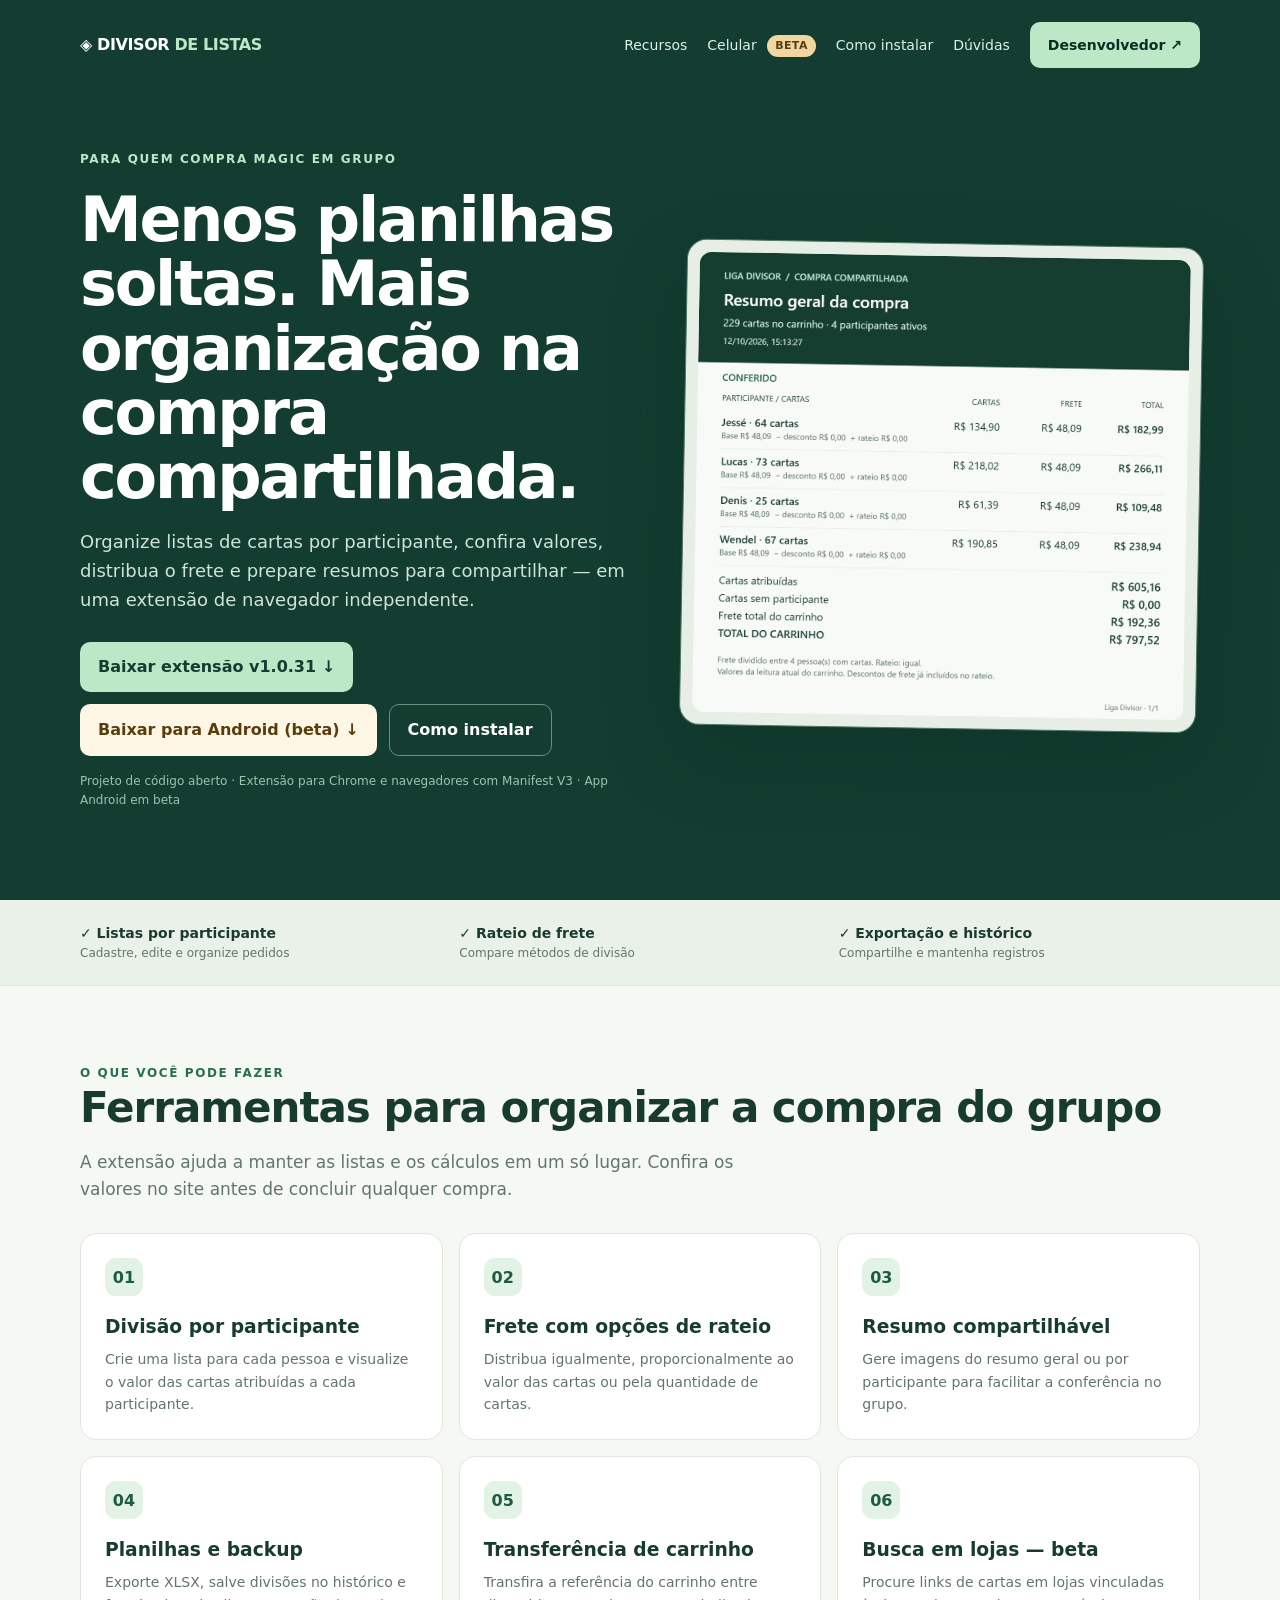
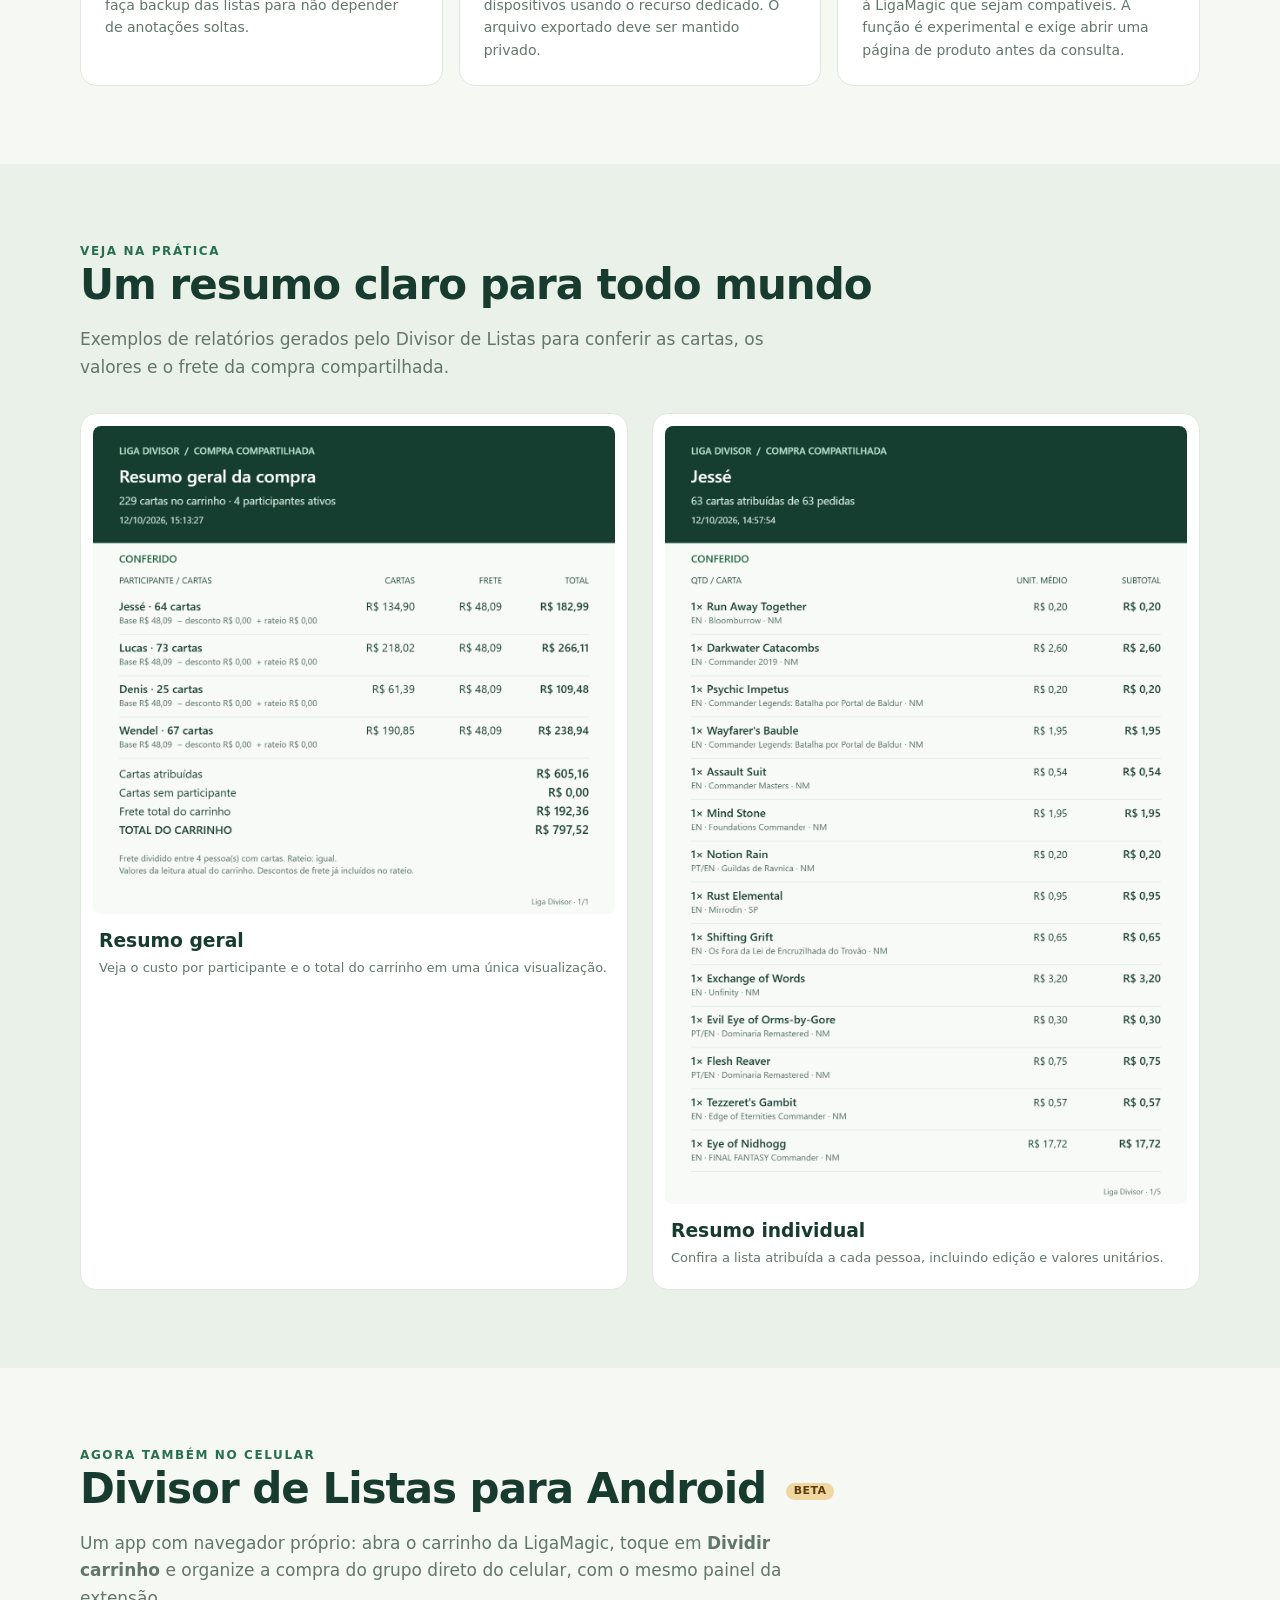
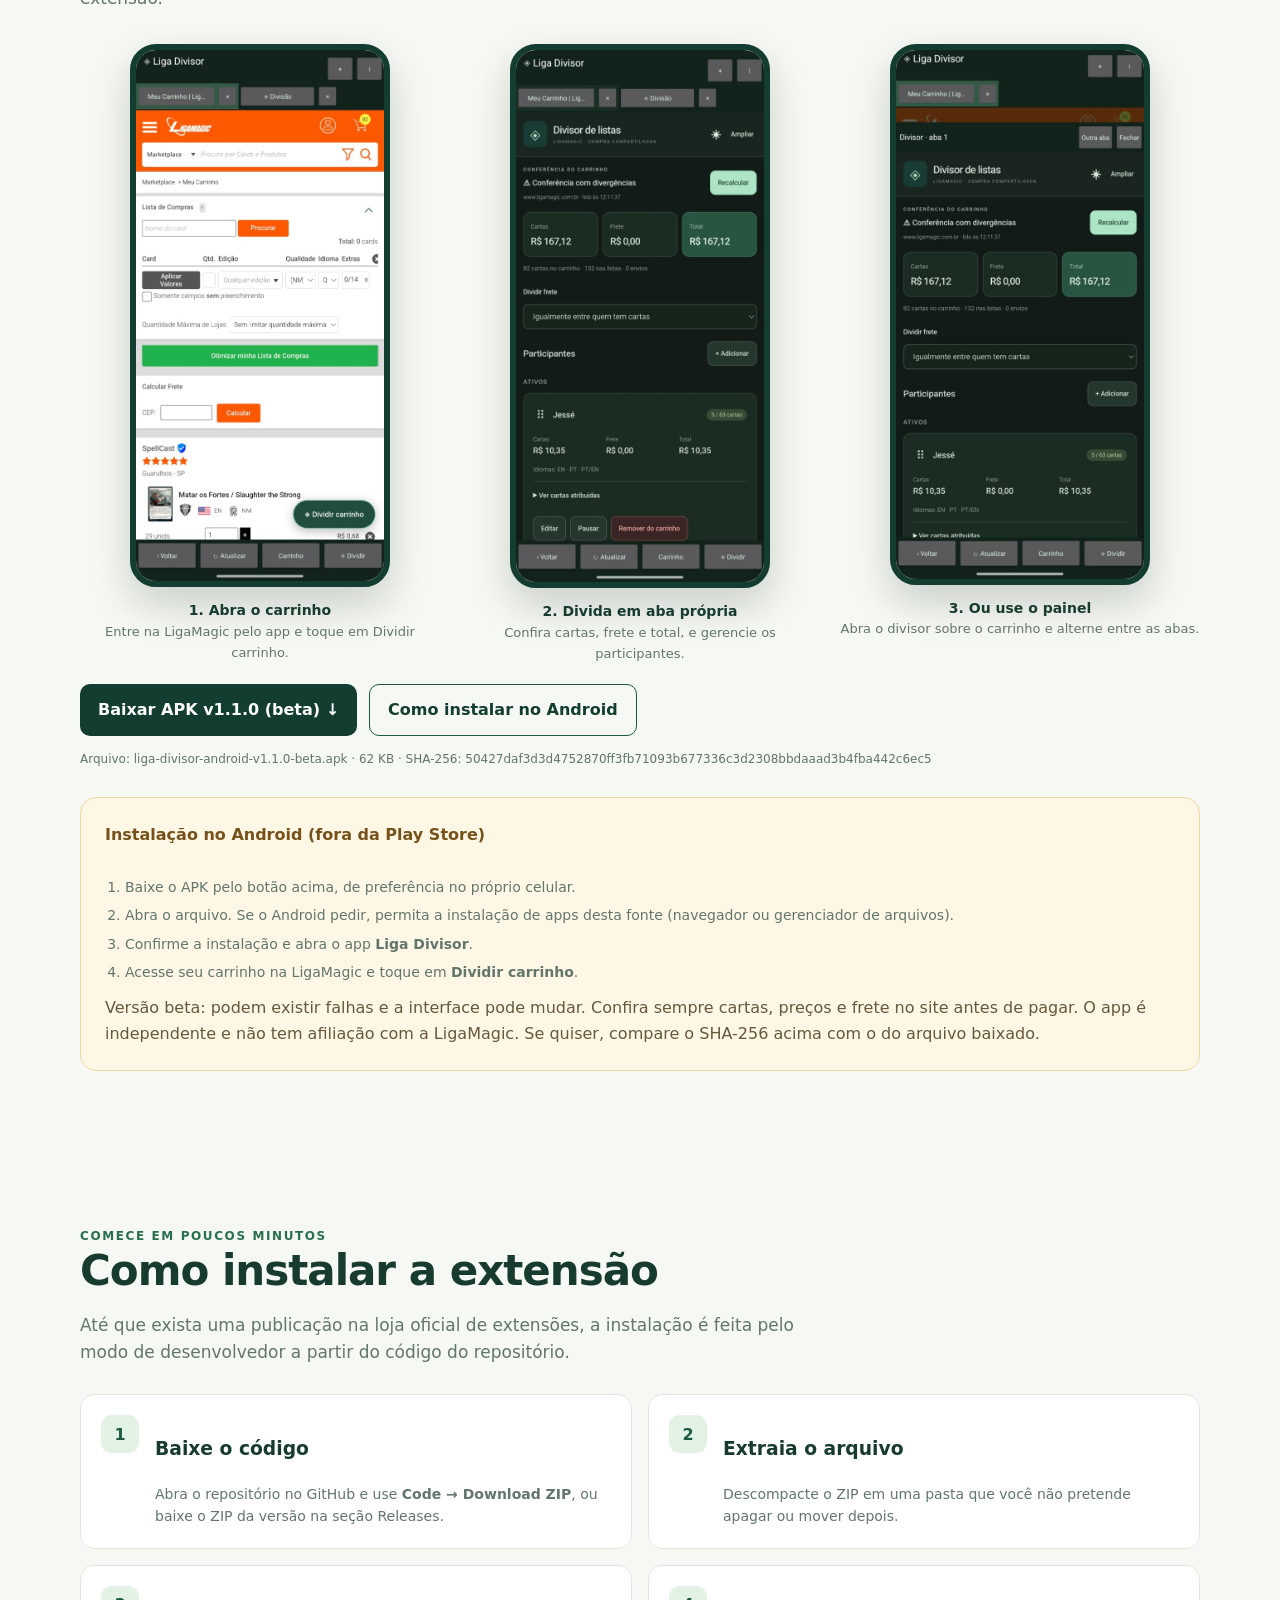
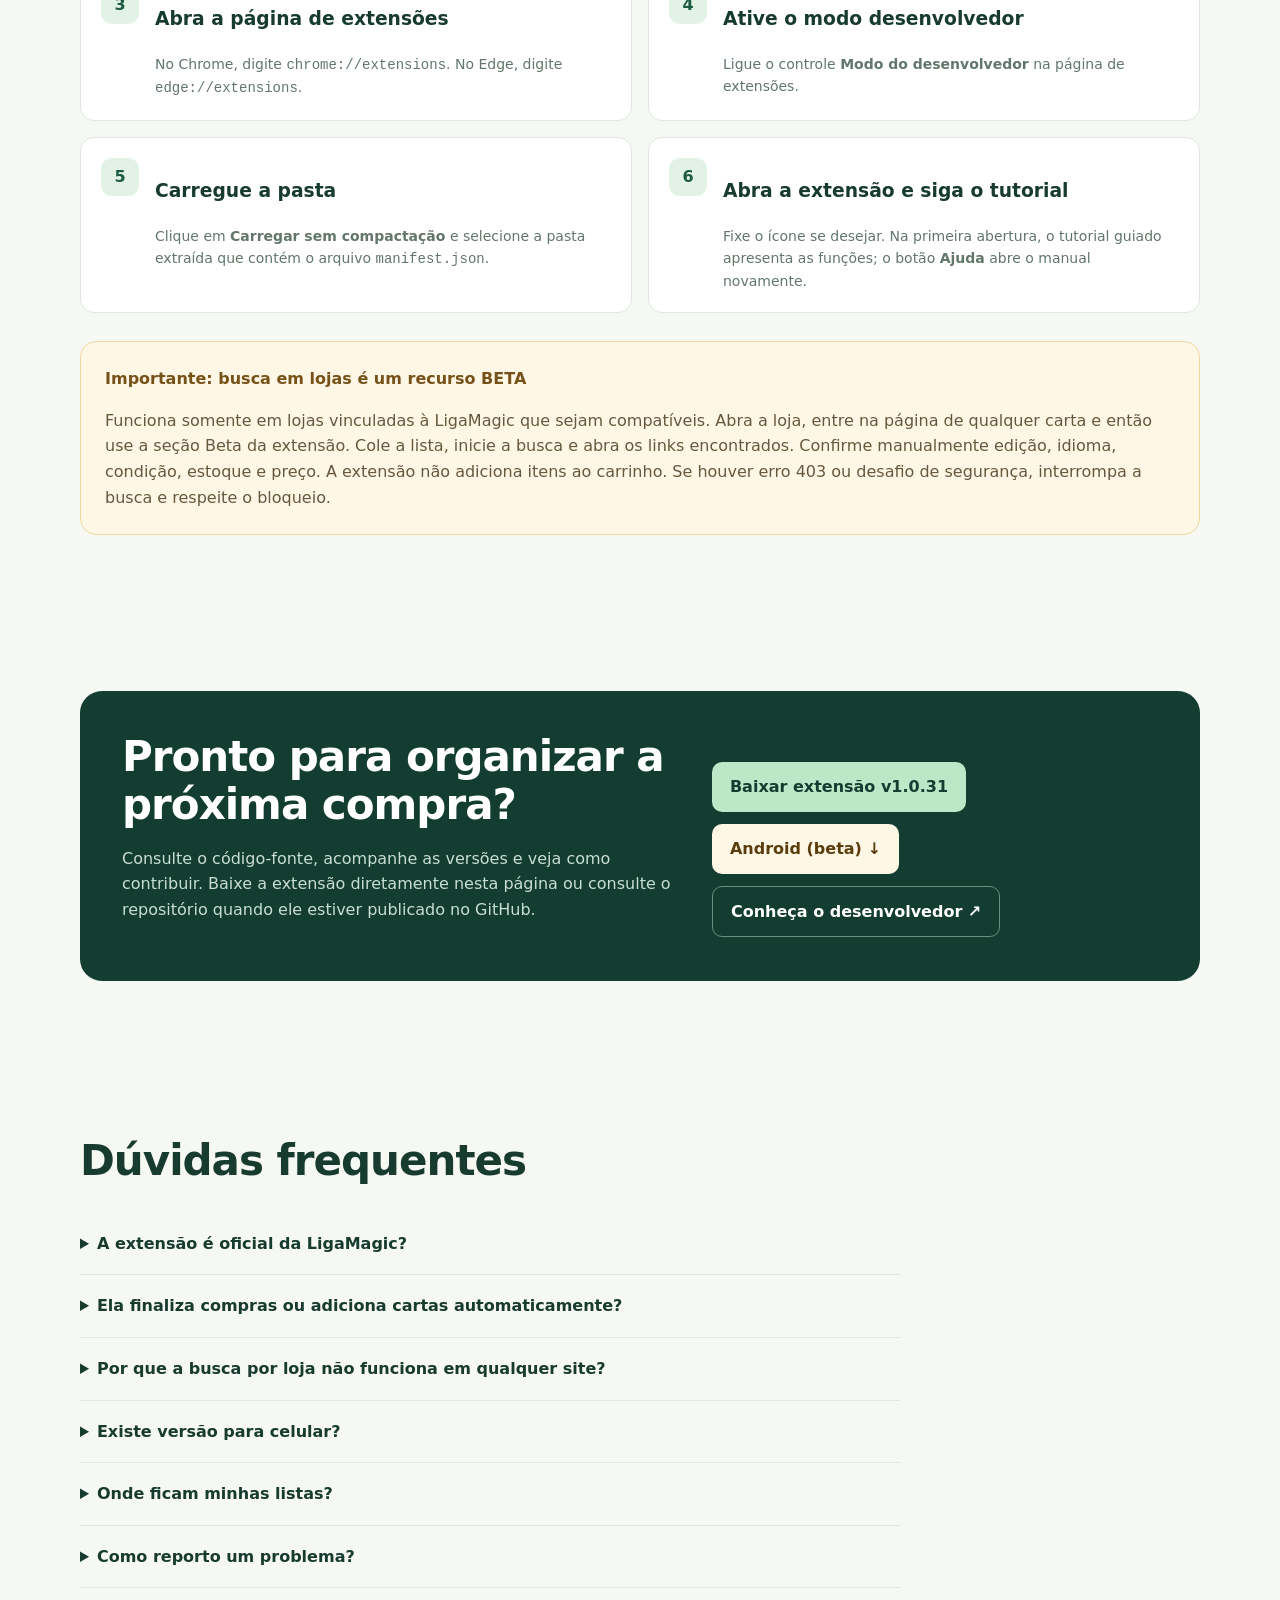
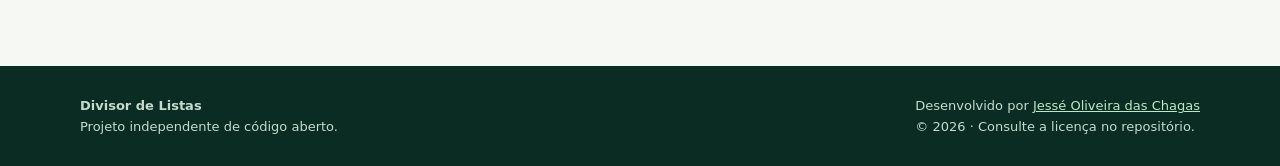
<file: docs/index.html>
<!doctype html>
<html lang="pt-BR">
<head>
  <meta charset="utf-8">
  <meta name="viewport" content="width=device-width, initial-scale=1">
  <meta name="theme-color" content="#123d30">
  <meta name="description" content="Conheça o Divisor de Listas, extensão independente para organizar compras compartilhadas de Magic: The Gathering na LigaMagic.">
  <title>Divisor de Listas — compras compartilhadas de Magic</title>
  <style>
    :root {
      --forest: #123d30;
      --forest2: #1d5a43;
      --mint: #bde8c8;
      --paper: #f6f8f3;
      --ink: #183b30;
      --muted: #62766b;
      --line: #dfe8de;
      --white: #fff;
    }
    * {
      box-sizing: border-box;
    }
    html {
      scroll-behavior: smooth;
    }
    body {
      margin: 0;
      background: var(--paper);
      color: var(--ink);
      font-family: Inter, system-ui, -apple-system, "Segoe UI", sans-serif;
      line-height: 1.6;
    }
    a {
      color: inherit;
    }
    .wrap {
      width: min(1120px, calc(100% - 40px));
      margin: auto;
    }
    .top {
      background: var(--forest);
      color: white;
      overflow: hidden;
    }
    .nav {
      display: flex;
      align-items: center;
      justify-content: space-between;
      gap: 20px;
      padding: 22px 0;
    }
    .brand {
      font-weight: 800;
      letter-spacing: -.4px;
    }
    .brand span {
      color: var(--mint);
    }
    .navlinks {
      display: flex;
      gap: 20px;
      align-items: center;
      font-size: 14px;
    }
    .navlinks a {
      text-decoration: none;
      color: #e1f0e7;
    }
    .btn {
      display: inline-flex;
      align-items: center;
      justify-content: center;
      gap: 8px;
      padding: 12px 18px;
      border-radius: 10px;
      background: var(--mint);
      color: #123d30;
      font-weight: 800;
      text-decoration: none;
      border: 0;
    }
    .btn.secondary {
      background: transparent;
      color: white;
      border: 1px solid #67907d;
    }
    .hero {
      display: grid;
      grid-template-columns: 1.04fr .96fr;
      gap: 42px;
      align-items: center;
      padding: 60px 0 78px;
    }
    .eyebrow {
      color: var(--mint);
      font-size: 12px;
      font-weight: 800;
      letter-spacing: 1.6px;
      text-transform: uppercase;
    }
    .hero h1 {
      font-size: clamp(38px, 5vw, 62px);
      line-height: 1.04;
      letter-spacing: -2.2px;
      margin: 18px 0;
    }
    .hero p {
      font-size: 18px;
      color: #d0e3d8;
      max-width: 600px;
    }
    .actions {
      display: flex;
      gap: 12px;
      flex-wrap: wrap;
      margin-top: 28px;
    }
    .hero-note {
      font-size: 12px !important;
      color: #9fc2b0 !important;
      margin-top: 16px;
    }
    .hero-image {
      background: #e7eee6;
      border: 1px solid #507565;
      border-radius: 20px;
      padding: 12px;
      box-shadow: 0 30px 80px #071f1738;
      transform: rotate(1deg);
    }
    .hero-image img {
      display: block;
      width: 100%;
      border-radius: 12px;
    }
    .trust {
      padding: 22px 0;
      background: #eaf1e8;
      border-bottom: 1px solid var(--line);
    }
    .trustrow {
      display: grid;
      grid-template-columns: repeat(3, 1fr);
      gap: 18px;
    }
    .trustrow div {
      font-size: 14px;
      font-weight: 700;
    }
    .trustrow span {
      display: block;
      color: var(--muted);
      font-size: 12px;
      font-weight: 500;
    }
    .section {
      padding: 78px 0;
    }
    .section h2 {
      font-size: clamp(28px, 3.5vw, 42px);
      line-height: 1.15;
      letter-spacing: -1px;
      margin: 0 0 12px;
    }
    .lead {
      max-width: 720px;
      color: var(--muted);
      font-size: 17px;
    }
    .cards {
      display: grid;
      grid-template-columns: repeat(3, 1fr);
      gap: 16px;
      margin-top: 30px;
    }
    .card {
      background: white;
      border: 1px solid var(--line);
      border-radius: 16px;
      padding: 24px;
    }
    .num {
      width: 38px;
      height: 38px;
      border-radius: 11px;
      background: #e2f2e4;
      color: var(--forest2);
      display: grid;
      place-items: center;
      font-weight: 900;
    }
    .card h3 {
      margin: 16px 0 6px;
    }
    .card p {
      margin: 0;
      color: var(--muted);
      font-size: 14px;
    }
    .screens {
      background: #eaf1e8;
    }
    .screen-grid {
      display: grid;
      grid-template-columns: 1fr 1fr;
      gap: 24px;
      margin-top: 32px;
    }
    .screen {
      background: white;
      padding: 12px;
      border: 1px solid var(--line);
      border-radius: 16px;
    }
    .screen img {
      width: 100%;
      height: auto;
      display: block;
      border-radius: 8px;
    }
    .screen h3 {
      margin: 12px 6px 2px;
    }
    .screen p {
      margin: 0 6px 8px;
      color: var(--muted);
      font-size: 13px;
    }
    .steps {
      display: grid;
      grid-template-columns: repeat(2, 1fr);
      gap: 16px;
      margin-top: 28px;
    }
    .step {
      display: flex;
      gap: 16px;
      padding: 20px;
      background: white;
      border: 1px solid var(--line);
      border-radius: 14px;
    }
    .step .num {
      flex-shrink: 0;
    }
    .step p {
      font-size: 14px;
      color: var(--muted);
      margin: 4px 0 0;
    }
    .mobile-card {
      display: grid;
      grid-template-columns: 110px 1fr;
      gap: 28px;
      align-items: center;
      background: #eaf1e8;
      border: 1px solid var(--line);
      border-radius: 20px;
      padding: 32px;
    }
    .mobile-icon {
      width: 88px;
      height: 112px;
      border: 3px solid var(--forest2);
      border-radius: 18px;
      display: grid;
      place-items: center;
      color: var(--forest2);
      background: #fff;
    }
    .mobile-icon svg {
      display: block;
      width: 48px;
      height: 64px;
      stroke: currentColor;
      fill: none;
      stroke-width: 2.6;
      stroke-linecap: round;
      stroke-linejoin: round;
    }
    .coming-soon {
      display: inline-flex;
      margin-top: 12px;
      padding: 7px 14px;
      border-radius: 999px;
      background: var(--forest);
      color: white;
      font-weight: 800;
      letter-spacing: .3px;
    }
    .mobile-card h2 {
      margin-top: 8px;
    }
    .mobile-card .lead {
      margin-bottom: 0;
    }
    .beta {
      background: #fff7e6;
      border: 1px solid #f0d7a1;
      border-radius: 16px;
      padding: 24px;
      margin-top: 28px;
    }
    .beta strong {
      color: #76521a;
    }
    .beta p {
      margin-bottom: 0;
      color: #66583c;
    }
    .cta {
      background: var(--forest);
      color: white;
      border-radius: 22px;
      padding: 42px;
      display: flex;
      align-items: center;
      justify-content: space-between;
      gap: 28px;
    }
    .cta p {
      color: #c9ded2;
      max-width: 640px;
    }
    .faq {
      max-width: 820px;
      margin-top: 28px;
    }
    .faq details {
      padding: 18px 0;
      border-bottom: 1px solid var(--line);
    }
    .faq summary {
      font-weight: 800;
      cursor: pointer;
    }
    .faq p {
      color: var(--muted);
      font-size: 14px;
    }
    .footer {
      background: #0b2c22;
      color: #c4dbce;
      padding: 30px 0;
      font-size: 13px;
    }
    .footer-row {
      display: flex;
      justify-content: space-between;
      gap: 18px;
      flex-wrap: wrap;
    }
    .footer a {
      color: var(--mint);
    }
    .badge-beta {
      display: inline-block;
      margin-left: 6px;
      padding: 2px 8px;
      border-radius: 999px;
      background: #f0d7a1;
      color: #5a3d0c;
      font-size: 11px;
      font-weight: 800;
      letter-spacing: .4px;
      vertical-align: middle;
    }
    .btn.android {
      background: #fff7e6;
      color: #5a3d0c;
    }
    .phones {
      display: grid;
      grid-template-columns: repeat(3, 1fr);
      gap: 20px;
      margin-top: 32px;
    }
    .phone {
      margin: 0;
      text-align: center;
    }
    .phone img {
      width: 100%;
      max-width: 260px;
      height: auto;
      display: block;
      margin: 0 auto;
      border: 6px solid #123d30;
      border-radius: 26px;
      background: #123d30;
      box-shadow: 0 18px 40px #0719132e;
    }
    .phone figcaption {
      margin-top: 12px;
      font-size: 13px;
      color: var(--muted);
    }
    .phone figcaption b {
      display: block;
      color: var(--ink);
      font-size: 14px;
    }
    .mobile-actions {
      display: flex;
      gap: 12px;
      flex-wrap: wrap;
      margin-top: 20px;
    }
    .mobile-actions .btn {
      background: var(--forest);
      color: #fff;
    }
    .mobile-actions .btn.ghost {
      background: transparent;
      color: var(--forest);
      border: 1px solid var(--forest2);
    }
    .mobile-meta {
      font-size: 12px;
      color: var(--muted);
      margin-top: 14px;
      word-break: break-all;
    }
    .mobile-steps {
      margin: 28px 0 0;
      padding-left: 20px;
      color: var(--muted);
      font-size: 14px;
    }
    .mobile-steps li {
      margin: 6px 0;
    }
    @media (max-width: 800px) {
      .hero {
        grid-template-columns: 1fr;
        padding: 42px 0 55px;
      }
      .hero-image {
        max-width: 620px;
      }
      .cards {
        grid-template-columns: 1fr;
      }
      .screen-grid,
      .steps {
        grid-template-columns: 1fr;
      }
      .trustrow {
        grid-template-columns: 1fr;
      }
      .navlinks a:not(.btn) {
        display: none;
      }
      .cta {
        align-items: flex-start;
        flex-direction: column;
      }
      .mobile-card {
        grid-template-columns: 1fr;
        padding: 24px;
      }
      .mobile-icon {
        width: 68px;
        height: 88px;
        font-size: 40px;
      }
      .section {
        padding: 58px 0;
      }
      .phones {
        grid-template-columns: 1fr;
      }
    }
    @media (prefers-reduced-motion: reduce) {
      html {
        scroll-behavior: auto;
      }
    }
  </style>
</head>
<body>
  <div class="top">
    <div class="wrap">
      <nav class="nav">
        <div class="brand">◈ DIVISOR <span>DE LISTAS</span></div>
        <div class="navlinks">
          <a href="#recursos">Recursos</a>
          <a href="#celular">Celular <span class="badge-beta">BETA</span></a>
          <a href="#instalar">Como instalar</a>
          <a href="#faq">Dúvidas</a>
          <a class="btn" href="https://linktr.ee/Jessechagasdev" target="_blank" rel="noreferrer" style="color: #0b2c22;">Desenvolvedor ↗</a>
        </div>
      </nav>
      <section class="hero">
        <div>
          <div class="eyebrow">Para quem compra Magic em grupo</div>
          <h1>Menos planilhas soltas. Mais organização na compra compartilhada.</h1>
          <p>Organize listas de cartas por participante, confira valores, distribua o frete e prepare resumos para compartilhar — em uma extensão de navegador independente.</p>
          <div class="actions">
            <a class="btn" href="downloads/divisor-de-listas-ligamagic-v1.0.31.zip" download>Baixar extensão v1.0.31 ↓</a>
            <a class="btn android" href="downloads/liga-divisor-android-v1.1.0-beta.apk" download>Baixar para Android (beta) ↓</a>
            <a class="btn secondary" href="#instalar">Como instalar</a>
          </div>
          <p class="hero-note">Projeto de código aberto · Extensão para Chrome e navegadores com Manifest V3 · App Android em beta</p>
        </div>
        <div class="hero-image">
          <img src="assets/resumo-compra.png" alt="Exemplo do resumo geral de uma compra compartilhada, com cartas, frete e total por participante">
        </div>
      </section>
    </div>
  </div>

  <div class="trust">
    <div class="wrap trustrow">
      <div>✓ Listas por participante<span>Cadastre, edite e organize pedidos</span></div>
      <div>✓ Rateio de frete<span>Compare métodos de divisão</span></div>
      <div>✓ Exportação e histórico<span>Compartilhe e mantenha registros</span></div>
    </div>
  </div>

  <main>
    <section id="recursos" class="section wrap">
      <div class="eyebrow" style="color:#28704d">O que você pode fazer</div>
      <h2>Ferramentas para organizar a compra do grupo</h2>
      <p class="lead">A extensão ajuda a manter as listas e os cálculos em um só lugar. Confira os valores no site antes de concluir qualquer compra.</p>
      <div class="cards">
        <article class="card">
          <div class="num">01</div>
          <h3>Divisão por participante</h3>
          <p>Crie uma lista para cada pessoa e visualize o valor das cartas atribuídas a cada participante.</p>
        </article>
        <article class="card">
          <div class="num">02</div>
          <h3>Frete com opções de rateio</h3>
          <p>Distribua igualmente, proporcionalmente ao valor das cartas ou pela quantidade de cartas.</p>
        </article>
        <article class="card">
          <div class="num">03</div>
          <h3>Resumo compartilhável</h3>
          <p>Gere imagens do resumo geral ou por participante para facilitar a conferência no grupo.</p>
        </article>
        <article class="card">
          <div class="num">04</div>
          <h3>Planilhas e backup</h3>
          <p>Exporte XLSX, salve divisões no histórico e faça backup das listas para não depender de anotações soltas.</p>
        </article>
        <article class="card">
          <div class="num">05</div>
          <h3>Transferência de carrinho</h3>
          <p>Transfira a referência do carrinho entre dispositivos usando o recurso dedicado. O arquivo exportado deve ser mantido privado.</p>
        </article>
        <article class="card">
          <div class="num">06</div>
          <h3>Busca em lojas — beta</h3>
          <p>Procure links de cartas em lojas vinculadas à LigaMagic que sejam compatíveis. A função é experimental e exige abrir uma página de produto antes da consulta.</p>
        </article>
      </div>
    </section>

    <section class="section screens">
      <div class="wrap">
        <div class="eyebrow" style="color:#28704d">Veja na prática</div>
        <h2>Um resumo claro para todo mundo</h2>
        <p class="lead">Exemplos de relatórios gerados pelo Divisor de Listas para conferir as cartas, os valores e o frete da compra compartilhada.</p>
        <div class="screen-grid">
          <article class="screen">
            <img src="assets/resumo-compra.png" loading="lazy" alt="Captura de tela do resumo geral com participantes, cartas, frete e total">
            <h3>Resumo geral</h3>
            <p>Veja o custo por participante e o total do carrinho em uma única visualização.</p>
          </article>
          <article class="screen">
            <img src="assets/resumo-participante.png" loading="lazy" alt="Captura de tela de uma lista individual de cartas, com quantidade, edição e preço">
            <h3>Resumo individual</h3>
            <p>Confira a lista atribuída a cada pessoa, incluindo edição e valores unitários.</p>
          </article>
        </div>
      </div>
    </section>

    <section id="celular" class="section wrap mobile-section">
      <div class="eyebrow" style="color:#28704d">Agora também no celular</div>
      <h2>Divisor de Listas para Android <span class="badge-beta">BETA</span></h2>
      <p class="lead">Um app com navegador próprio: abra o carrinho da LigaMagic, toque em <b>Dividir carrinho</b> e organize a compra do grupo direto do celular, com o mesmo painel da extensão.</p>
      <div class="phones">
        <figure class="phone">
          <img src="assets/mobile-carrinho.jpg" loading="lazy" alt="Carrinho da LigaMagic aberto no app, com o botão flutuante Dividir carrinho">
          <figcaption><b>1. Abra o carrinho</b>Entre na LigaMagic pelo app e toque em Dividir carrinho.</figcaption>
        </figure>
        <figure class="phone">
          <img src="assets/mobile-divisor-aba.jpg" loading="lazy" alt="Painel Divisor de listas em aba própria, com cartas, frete, total e participantes">
          <figcaption><b>2. Divida em aba própria</b>Confira cartas, frete e total, e gerencie os participantes.</figcaption>
        </figure>
        <figure class="phone">
          <img src="assets/mobile-divisor-painel.jpg" loading="lazy" alt="Painel Divisor aberto sobre o carrinho da LigaMagic, com opções Outra aba e Fechar">
          <figcaption><b>3. Ou use o painel</b>Abra o divisor sobre o carrinho e alterne entre as abas.</figcaption>
        </figure>
      </div>
      <div class="mobile-actions">
        <a class="btn" href="downloads/liga-divisor-android-v1.1.0-beta.apk" download>Baixar APK v1.1.0 (beta) ↓</a>
        <a class="btn ghost" href="#instalar-android">Como instalar no Android</a>
      </div>
      <p class="mobile-meta">Arquivo: liga-divisor-android-v1.1.0-beta.apk · 62 KB · SHA-256: 50427daf3d3d4752870ff3fb71093b677336c3d2308bbdaaad3b4fba442c6ec5</p>
      <div id="instalar-android" class="beta">
        <strong>Instalação no Android (fora da Play Store)</strong>
        <ol class="mobile-steps">
          <li>Baixe o APK pelo botão acima, de preferência no próprio celular.</li>
          <li>Abra o arquivo. Se o Android pedir, permita a instalação de apps desta fonte (navegador ou gerenciador de arquivos).</li>
          <li>Confirme a instalação e abra o app <b>Liga Divisor</b>.</li>
          <li>Acesse seu carrinho na LigaMagic e toque em <b>Dividir carrinho</b>.</li>
        </ol>
        <p style="margin-top:12px">Versão beta: podem existir falhas e a interface pode mudar. Confira sempre cartas, preços e frete no site antes de pagar. O app é independente e não tem afiliação com a LigaMagic. Se quiser, compare o SHA-256 acima com o do arquivo baixado.</p>
      </div>
    </section>

    <section id="instalar" class="section wrap">
      <div class="eyebrow" style="color:#28704d">Comece em poucos minutos</div>
      <h2>Como instalar a extensão</h2>
      <p class="lead">Até que exista uma publicação na loja oficial de extensões, a instalação é feita pelo modo de desenvolvedor a partir do código do repositório.</p>
      <div class="steps">
        <article class="step">
          <div class="num">1</div>
          <div>
            <h3>Baixe o código</h3>
            <p>Abra o repositório no GitHub e use <b>Code → Download ZIP</b>, ou baixe o ZIP da versão na seção Releases.</p>
          </div>
        </article>
        <article class="step">
          <div class="num">2</div>
          <div>
            <h3>Extraia o arquivo</h3>
            <p>Descompacte o ZIP em uma pasta que você não pretende apagar ou mover depois.</p>
          </div>
        </article>
        <article class="step">
          <div class="num">3</div>
          <div>
            <h3>Abra a página de extensões</h3>
            <p>No Chrome, digite <code>chrome://extensions</code>. No Edge, digite <code>edge://extensions</code>.</p>
          </div>
        </article>
        <article class="step">
          <div class="num">4</div>
          <div>
            <h3>Ative o modo desenvolvedor</h3>
            <p>Ligue o controle <b>Modo do desenvolvedor</b> na página de extensões.</p>
          </div>
        </article>
        <article class="step">
          <div class="num">5</div>
          <div>
            <h3>Carregue a pasta</h3>
            <p>Clique em <b>Carregar sem compactação</b> e selecione a pasta extraída que contém o arquivo <code>manifest.json</code>.</p>
          </div>
        </article>
        <article class="step">
          <div class="num">6</div>
          <div>
            <h3>Abra a extensão e siga o tutorial</h3>
            <p>Fixe o ícone se desejar. Na primeira abertura, o tutorial guiado apresenta as funções; o botão <b>Ajuda</b> abre o manual novamente.</p>
          </div>
        </article>
      </div>
      <div class="beta">
        <strong>Importante: busca em lojas é um recurso BETA</strong>
        <p>Funciona somente em lojas vinculadas à LigaMagic que sejam compatíveis. Abra a loja, entre na página de qualquer carta e então use a seção Beta da extensão. Cole a lista, inicie a busca e abra os links encontrados. Confirme manualmente edição, idioma, condição, estoque e preço. A extensão não adiciona itens ao carrinho. Se houver erro 403 ou desafio de segurança, interrompa a busca e respeite o bloqueio.</p>
      </div>
    </section>

    <section class="section wrap">
      <div class="cta">
        <div>
          <h2>Pronto para organizar a próxima compra?</h2>
          <p>Consulte o código-fonte, acompanhe as versões e veja como contribuir. Baixe a extensão diretamente nesta página ou consulte o repositório quando ele estiver publicado no GitHub.</p>
        </div>
        <div class="actions">
          <a class="btn" href="downloads/divisor-de-listas-ligamagic-v1.0.31.zip" download>Baixar extensão v1.0.31</a>
          <a class="btn android" href="downloads/liga-divisor-android-v1.1.0-beta.apk" download>Android (beta) ↓</a>
          <a class="btn secondary" href="https://linktr.ee/Jessechagasdev" target="_blank" rel="noreferrer">Conheça o desenvolvedor ↗</a>
        </div>
      </div>
    </section>

    <section id="faq" class="section wrap">
      <h2>Dúvidas frequentes</h2>
      <div class="faq">
        <details>
          <summary>A extensão é oficial da LigaMagic?</summary>
          <p>Não. É um projeto independente, desenvolvido por Jessé Oliveira das Chagas. LigaMagic e nomes relacionados pertencem aos seus respectivos titulares.</p>
        </details>
        <details>
          <summary>Ela finaliza compras ou adiciona cartas automaticamente?</summary>
          <p>Não. A busca em lojas mostra links para produtos identificados. Você deve conferir os detalhes e realizar qualquer compra manualmente no site da loja.</p>
        </details>
        <details>
          <summary>Por que a busca por loja não funciona em qualquer site?</summary>
          <p>O recurso está em beta e depende de a loja ser vinculada à LigaMagic e de sua implementação ser compatível. É necessário abrir primeiro a página de qualquer carta da loja.</p>
        </details>
        <details>
          <summary>Existe versão para celular?</summary>
          <p>Sim, em beta para Android (APK v1.1.0). Ela ainda não está na Play Store, então a instalação é manual. Não há versão para iPhone.</p>
        </details>
        <details>
          <summary>Onde ficam minhas listas?</summary>
          <p>As listas e o histórico ficam armazenados localmente no navegador. Use a função de backup para guardar uma cópia fora do navegador.</p>
        </details>
        <details>
          <summary>Como reporto um problema?</summary>
          <p>Use a área Issues do repositório GitHub quando ela estiver publicada. Inclua passos para reproduzir o problema e evite compartilhar cookies, dados pessoais ou arquivos de carrinho.</p>
        </details>
      </div>
    </section>
  </main>

  <footer class="footer">
    <div class="wrap footer-row">
      <div><b>Divisor de Listas</b><br>Projeto independente de código aberto.</div>
      <div>Desenvolvido por <a href="https://linktr.ee/Jessechagasdev" target="_blank" rel="noreferrer">Jessé Oliveira das Chagas</a><br>© 2026 · Consulte a licença no repositório.</div>
    </div>
  </footer>
</body>
</html>
</file>
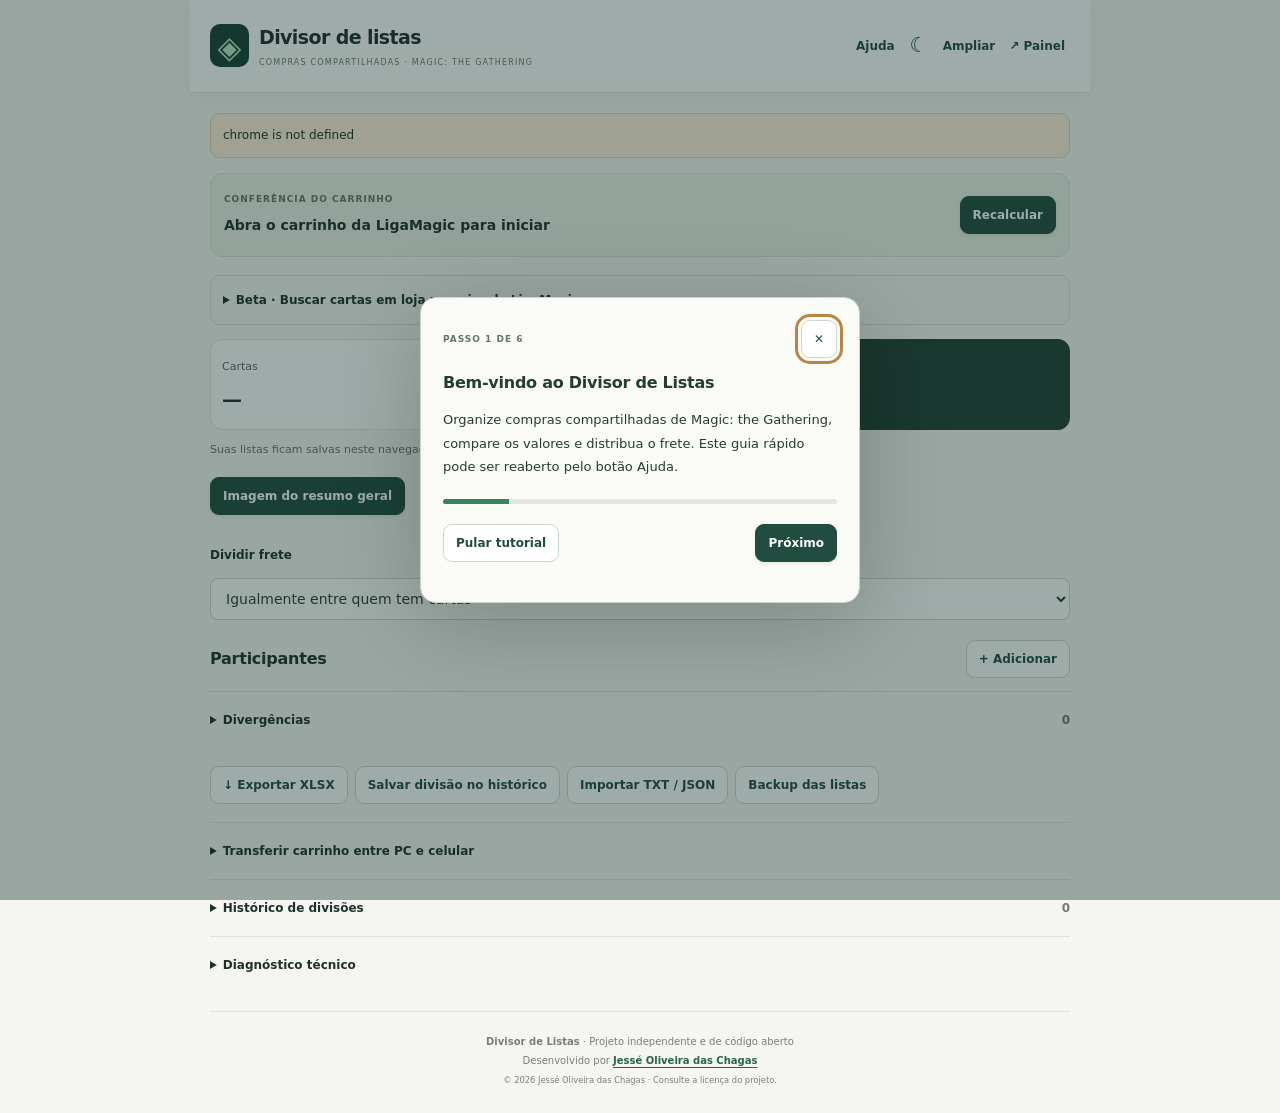
<file: panel.html>
<!doctype html>
<html lang="pt-BR"><head><meta charset="utf-8"><meta name="viewport" content="width=device-width,initial-scale=1"><title>Divisor • LigaMagic</title><link rel="stylesheet" href="panel.css"><script src="theme.js"></script></head>
<body><header><div class="brand"><span class="logo">◈</span><div><h1>Divisor de listas</h1><p>COMPRAS COMPARTILHADAS · MAGIC: THE GATHERING</p></div></div><div class="header-actions"><button id="help" class="quiet" title="Ajuda e tutorial" aria-label="Ajuda e tutorial">Ajuda</button><button id="theme" class="quiet" title="Ativar tema escuro" aria-label="Ativar tema escuro" aria-pressed="false">☾</button><button id="expand" class="quiet" title="Abrir área ampla com cards lado a lado">Ampliar</button><button id="side" class="quiet" title="Abrir no painel lateral">↗ Painel</button></div></header>
<main><div id="message" role="status" aria-live="polite" hidden></div><section id="pending" class="empty" hidden><h2>Remoção pendente</h2><p id="pendingText" class="muted"></p><button id="resume" class="primary">Recarregar e revisar pendência</button></section><section class="connection"><div><span class="eyebrow">CONFERÊNCIA DO CARRINHO</span><p id="status">Abra o carrinho da LigaMagic para iniciar</p><small id="source"></small></div><button id="recalc" class="primary">Recalcular</button></section>

<details id="storeSearch"><summary>Beta · Buscar cartas em loja parceira da LigaMagic</summary><p class="muted">RECURSO BETA: funciona somente em lojas vinculadas à plataforma LigaMagic e a compatibilidade pode variar. Abra uma loja compatível e, nessa mesma loja, entre na página de qualquer carta. Depois, abra esta seção, cole sua lista e inicie a busca. A consulta depende de como a loja implementa as páginas de produto.</p><label for="savedStoreList">Usar uma lista já salva</label><select id="savedStoreList"><option value="">— Escolha uma lista salva —</option></select><p class="muted">Ao selecionar uma lista salva, o conteúdo será copiado para o campo abaixo. Revise ou edite antes de pesquisar.</p><label for="storeDelay">Intervalo mínimo entre consultas (segundos)</label><input id="storeDelay" type="number" min="8" max="60" step="1" value="12"><p class="muted">Mantenha um intervalo conservador. Se houver erro 403 ou desafio de segurança, a busca será interrompida. Respeite o bloqueio e não tente contorná-lo.</p><p class="muted">Ao terminar, selecione “Ver links das cartas disponíveis” para abrir os produtos identificados. Confira nome, edição, idioma, condição, preço e estoque no site antes de comprar. A extensão não adiciona itens ao carrinho.</p><label for="storeList">Lista de cartas (quantidade + nome)</label><textarea id="storeList" rows="5" spellcheck="false" placeholder="1 Sol Ring&#10;2 Arcane Signet&#10;1 Command Tower"></textarea><div class="toolbar"><button id="storeScan" class="primary">Buscar no site</button><button id="storeAddCart" class="primary" hidden>Ver links das cartas disponíveis</button><button id="storeOpenLog">Abrir log</button><button id="storePause" disabled>Pausar busca</button><button id="storeExport" disabled>Exportar CSV</button></div><p id="storeStatus" class="muted" role="status"></p><div id="storeResults" class="store-results"></div></details>
<section class="metrics" aria-label="Resumo"><div><small>Cartas</small><strong id="cards">—</strong></div><div><small>Frete</small><strong id="freight">—</strong></div><div><small>Total</small><strong id="total">—</strong></div></section>
<p id="counts" class="muted">Suas listas ficam salvas neste navegador.</p>
<section class="toolbar"><button id="shareSummary" class="primary">Imagem do resumo geral</button><button id="simulateFreight" hidden>Simular frete com mais pessoas</button></section>
<div class="shipping"><label for="shipping">Dividir frete</label><select id="shipping"><option value="equal">Igualmente entre quem tem cartas</option><option value="value">Proporcional ao valor das cartas</option><option value="quantity">Proporcional à quantidade</option></select></div>
<section><div class="section-title"><h2>Participantes</h2><button id="add">+ Adicionar</button></div><div id="people"></div></section>
<details id="issues"><summary>Divergências <span id="issueCount">0</span></summary><ul id="issueList"></ul></details>
<section class="toolbar"><button id="xlsx">↓ Exportar XLSX</button><button id="snapshot">Salvar divisão no histórico</button><button id="import">Importar TXT / JSON</button><button id="backup">Backup das listas</button><input type="file" id="file" accept=".txt,.json" hidden></section>
<details><summary>Transferir carrinho entre PC e celular</summary><p class="muted">Exporta somente o cookie do carrinho marketplace (carrinhoMP), sem login, senha ou cookies de publicidade. Não transfere listas de participantes. Guarde o arquivo: ele pode dar acesso ao carrinho.</p><div class="toolbar"><button id="cartCookieExport">Exportar carrinho (cookies)</button><button id="cartCookieImport">Importar carrinho (cookies)</button><input type="file" id="cartCookieFile" accept=".json,application/json" hidden></div><p class="muted">Importar substitui a referência do carrinho neste navegador, sem mesclar itens. Exporte o carrinho atual antes, se quiser guardá-lo. A recuperação depende da validade do cookie e das regras da LigaMagic; não faz login nem finaliza compras.</p></details>
<details><summary>Histórico de divisões <span id="historyCount">0</span></summary><p class="muted">Até 50 registros locais. Cada arquivo mantém os valores da data salva.</p><div id="history"></div></details>
<details><summary>Diagnóstico técnico</summary><pre id="diagnostics">Nenhuma leitura realizada.</pre><h3>Última remoção</h3><pre id="journal">Nenhuma.</pre><button id="ack" hidden>Já conferi o carrinho · liberar operações</button></details>
<footer><strong>Divisor de Listas</strong> · Projeto independente e de código aberto<br>Desenvolvido por <a href="https://linktr.ee/Jessechagasdev" target="_blank" rel="noreferrer">Jessé Oliveira das Chagas</a><br><small>© 2026 Jessé Oliveira das Chagas · Consulte a licença do projeto.</small></footer></main>
<dialog id="editor"><form id="personForm"><div class="section-title"><h2 id="editorTitle">Adicionar participante</h2><button type="button" id="closeEditor" aria-label="Fechar">✕</button></div><label for="personName">Nome</label><input id="personName" maxlength="100" required placeholder="Ex.: Denis"><label for="personText">Lista de cartas</label><textarea id="personText" rows="12" required spellcheck="false" placeholder="2 Evolving Wilds [PT]&#10;1 Find // Finality&#10;1 Thopter"></textarea><p class="muted">Uma carta por linha: quantidade + nome completo. Idioma opcional entre colchetes: PT, EN, ES, JA, DE, FR, IT, RU, KO, ZHS ou ZHT. PTEN ou PT/EN aceita o lote Português / Inglês sem exigir um idioma individual. Linhas iniciadas com # são comentários.</p><p id="parseFeedback"></p><div class="toolbar"><button type="submit" class="primary">Salvar lista</button><button type="button" id="deletePerson" class="danger" hidden>Excluir lista salva</button></div></form></dialog>
<dialog id="confirm"><h2 id="confirmTitle">Confirmar remoção</h2><p id="confirmIntro"></p><div id="preview"></div><p class="muted">A lista continuará salva e ficará inativa após a conclusão. Esta confirmação autoriza todos os itens desta prévia; os avisos individuais reconhecidos da LigaMagic serão confirmados automaticamente. Não altere nem recarregue o carrinho durante a operação.</p><div class="toolbar"><button id="cancelRemove">Cancelar</button><button id="doRemove" class="danger">Confirmar remoção</button></div></dialog>
<dialog id="cartCookieConfirm"><h2>Substituir o carrinho deste navegador?</h2><p id="cartCookieDomain"></p><p>O cookie do arquivo será aplicado e a aba será recarregada. Os itens não serão mesclados. Cookies de login e suas listas salvas serão preservados. Confira o carrinho após importar.</p><div class="toolbar"><button id="cartCookieCancel">Cancelar</button><button id="cartCookieApply" class="primary">Importar e recarregar</button></div></dialog>
<dialog id="helpDialog" class="help-dialog"><div class="section-title"><div><span class="eyebrow">GUIA DE USO</span><h2>Como usar o Divisor de Listas</h2></div><button id="helpClose" aria-label="Fechar ajuda">✕</button></div><p class="muted">Guia completo das principais funções. Seus dados de listas e histórico ficam neste navegador, salvo quando você exporta um arquivo.</p><nav class="help-nav"><a href="#help-start">Começar</a><a href="#help-split">Dividir compra</a><a href="#help-freight">Frete</a><a href="#help-export">Exportar e backup</a><a href="#help-cart">Carrinho</a><a href="#help-store">Busca em lojas (beta)</a></nav><article id="help-start"><h3>1. Comece criando as listas</h3><p>Clique em <b>+ Adicionar</b>, informe o nome do participante e cole uma carta por linha no formato <code>quantidade + nome</code>, por exemplo <code>2 Sol Ring</code>. Salve e repita para cada pessoa. Você pode editar, reordenar ou desativar participantes.</p></article><article id="help-split"><h3>2. Confira o carrinho e os valores</h3><p>Abra o carrinho da LigaMagic e use <b>Recalcular</b>. O resumo mostra quantidade de cartas, frete e total. A seção Participantes compara o custo atribuído a cada lista. Confira divergências antes de compartilhar ou remover itens.</p></article><article id="help-freight"><h3>3. Escolha como dividir o frete</h3><p>Em <b>Dividir frete</b>, escolha divisão igualitária, proporcional ao valor das cartas ou proporcional à quantidade. Se disponível, use o simulador para estimar a divisão com mais pessoas. O valor real do frete pode mudar no site.</p></article><article id="help-export"><h3>4. Compartilhe, exporte e faça backup</h3><ul><li><b>Imagem do resumo geral:</b> gera imagens para compartilhar valores.</li><li><b>Exportar XLSX:</b> baixa uma planilha da divisão.</li><li><b>Salvar divisão no histórico:</b> guarda um retrato dos valores neste navegador.</li><li><b>Importar TXT / JSON:</b> carrega listas de arquivos compatíveis.</li><li><b>Backup das listas:</b> exporta os dados para guardar ou mover.</li></ul></article><article id="help-cart"><h3>5. Transferir o carrinho</h3><p>A função de transferência exporta ou importa o cookie específico do carrinho marketplace. Trate esse arquivo como informação sensível: ele pode dar acesso ao carrinho. Não compartilhe publicamente. A ferramenta não transfere login/senha nem finaliza a compra.</p></article><article id="help-store"><h3>6. Encontrar cartas em lojas — BETA</h3><p>Este recurso é experimental e só funciona em lojas vinculadas à LigaMagic que sejam compatíveis. Primeiro, abra uma loja parceira da LigaMagic e entre na página de qualquer carta dessa loja. Depois abra a seção recolhida <b>Beta · Buscar cartas em loja parceira da LigaMagic</b>, cole a lista e inicie a busca. Ao terminar, use <b>Ver links das cartas disponíveis</b> para abrir os produtos encontrados.</p><p>Confira manualmente nome, edição, idioma, condição, preço e estoque antes de comprar. A extensão não adiciona cartas ao carrinho. A compatibilidade varia por loja; se aparecer erro 403 ou desafio de segurança, interrompa a busca e não tente contornar o bloqueio.</p></article><div class="toolbar"><button id="helpStartTour" class="primary">Iniciar tutorial guiado</button><button id="helpDone">Fechar guia</button></div></dialog><dialog id="tourDialog" class="tour-dialog"><div class="section-title"><span class="eyebrow" id="tourCount">PASSO 1 DE 6</span><button id="tourClose" aria-label="Fechar tutorial">✕</button></div><h2 id="tourTitle">Bem-vindo!</h2><p id="tourText"></p><div class="tour-progress"><span id="tourProgress"></span></div><div class="toolbar"><button id="tourSkip">Pular tutorial</button><button id="tourNext" class="primary">Próximo</button></div></dialog><script src="cart-transfer.js"></script><dialog id="freightEditor"><form id="freightForm"><h2>Desconto no frete</h2><p id="freightPerson"></p><label for="freightDiscount">Desconto em reais (R$)</label><input id="freightDiscount" inputmode="decimal" placeholder="0,00" required><p class="muted">O desconto é limitado ao frete base da pessoa. A diferença é dividida igualmente entre os demais ativos com cartas e sem desconto, mesmo que outro método de rateio esteja selecionado. Zero remove o desconto.</p><p id="freightPreview" role="status"></p><div class="toolbar"><button type="button" id="freightCancel">Cancelar</button><button type="submit" class="primary">Salvar desconto</button></div></form></dialog>
<dialog id="sharePreview"><h2 id="shareTitle">Imagem para compartilhar</h2><p id="shareInfo" class="muted"></p><img id="shareImage" alt="Prévia dos valores da divisão"><div class="toolbar"><button id="sharePrev">Anterior</button><span id="sharePage"></span><button id="shareNext">Próxima</button></div><div class="toolbar"><button id="shareDownload">Baixar PNG</button><button id="sharePDF">Baixar PDF · todas as páginas</button><button id="shareNative">Compartilhar imagem</button><button id="shareClose">Fechar</button></div></dialog>
<dialog id="freightSimulator"><h2>Simular frete com mais pessoas</h2><p class="muted">Simulação com o frete atual fixo. Não altera participantes, listas ou descontos salvos. Novas pessoas entram sem desconto; descontos existentes continuam limitados à nova parcela base. O frete da loja pode mudar se a compra mudar.</p><label for="simulationCount">Quantidade total de pessoas (incluindo as atuais)</label><input id="simulationCount" type="number" min="1" max="1000" step="1" inputmode="numeric"><p id="simulationSummary" role="status"></p><div id="simulationRows"></div><button id="simulationClose">Fechar simulação</button></dialog>
<script src="freight-simulator.js" defer></script><script src="share-image.js"></script><script src="share-pdf.js"></script><script src="core.js"></script><script src="xlsx.js"></script><script src="panel.js"></script><script src="cart-transfer-ui.js"></script><script src="share-ui.js"></script><script src="store-search.js"></script></body></html>
</file>
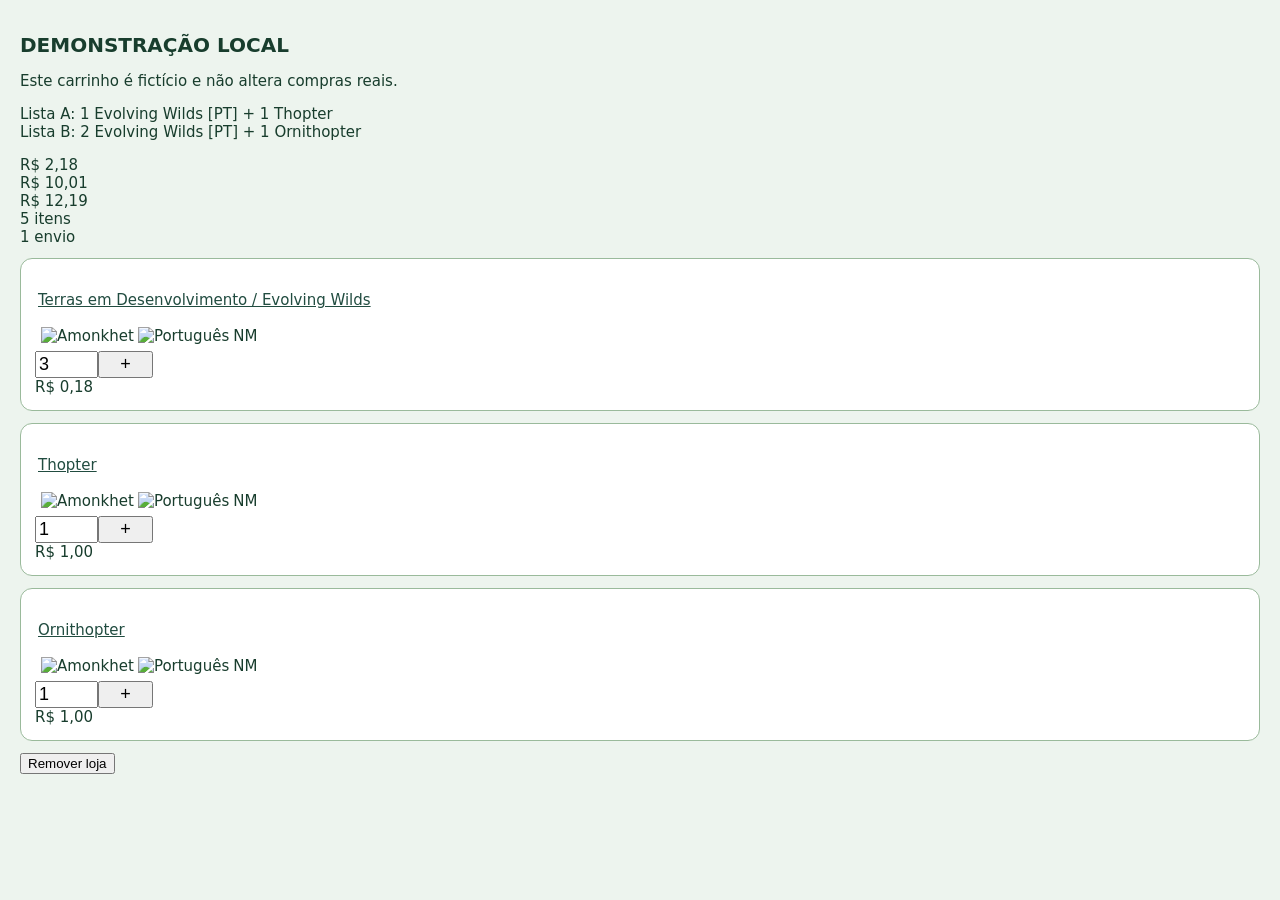
<file: android/assets/demo.html>
<!doctype html><meta charset="utf-8"><title>LigaMagic fixture</title><meta name="viewport" content="width=device-width,initial-scale=1"><style>body{font:15px system-ui;background:#edf4ee;color:#183d2d;padding:12px}.row{background:white;padding:14px;border-radius:12px;margin:12px 0;border:1px solid #9aba9b}input{width:55px;font-size:18px}h1{font-size:20px}a{color:#214c40}</style><h1>DEMONSTRAÇÃO LOCAL</h1><p>Este carrinho é fictício e não altera compras reais.</p><p>Lista A: 1 Evolving Wilds [PT] + 1 Thopter<br>Lista B: 2 Evolving Wilds [PT] + 1 Ornithopter</p><div id="main_preco">R$ 2,18</div><div id="main_frete_preco">R$ 10,01</div><div id="main_total">R$ 12,19</div><div id="main_itens">5 itens</div><div id="main_fretes">1 envio</div><div class="row" id="linha_60230908"><table id="carrinho-item"><tr><td><p class="cardtitle" cardtitle><a href="./?view=cards/card&card=Evolving%20Wilds">Terras em Desenvolvimento / Evolving Wilds</a></p><table><tr><td editioncard><img title="Amonkhet"></td><td languagecard><img alt="Português"></td><td qualitycard>NM</td></tr></table></td></tr></table><div id="qCarrinho_60230908"><input id="qty_60230908" name="qty_60230908" value="3" onblur="mpValidaQty(this,60230908)"><input type="button" value="+" onclick="mpAddQty(60230908)"></div><div id="preco_60230908" class="preco-total item-total">R$ 0,18</div><div class="item-delete" onclick="mpDel(60230908)"></div></div><div class="row" id="linha_2"><table id="carrinho-item"><tr><td><p class="cardtitle" cardtitle><a href="./?view=cards/card&card=Thopter">Thopter</a></p><table><tr><td editioncard><img title="Amonkhet"></td><td languagecard><img alt="Português"></td><td qualitycard>NM</td></tr></table></td></tr></table><div id="qCarrinho_2"><input id="qty_2" name="qty_2" value="1" onblur="mpValidaQty(this,2)"><input type="button" value="+" onclick="mpAddQty(2)"></div><div id="preco_2" class="preco-total item-total">R$ 1,00</div><div class="item-delete" onclick="mpDel(2)"></div></div><div class="row" id="linha_3"><table id="carrinho-item"><tr><td><p class="cardtitle" cardtitle><a href="./?view=cards/card&card=Ornithopter">Ornithopter</a></p><table><tr><td editioncard><img title="Amonkhet"></td><td languagecard><img alt="Português"></td><td qualitycard>NM</td></tr></table></td></tr></table><div id="qCarrinho_3"><input id="qty_3" name="qty_3" value="1" onblur="mpValidaQty(this,3)"><input type="button" value="+" onclick="mpAddQty(3)"></div><div id="preco_3" class="preco-total item-total">R$ 1,00</div><div class="item-delete" onclick="mpDel(3)"></div></div><button onclick="mpDelBloco(0)">Remover loja</button><script>window.calls=[];window.prices={60230908:6,2:100,3:100};function money(n){return 'R$ '+(n/100).toFixed(2).replace('.',',')}function update(){let count=0,total=0;for(const el of document.querySelectorAll('input[id^="qty_"]')){count+=+el.value;total+=+el.value*prices[el.id.slice(4)]}document.querySelector('#main_preco').textContent=money(total);document.querySelector('#main_total').textContent=money(total+1001);document.querySelector('#main_itens').textContent=count+' itens'}function mpDel(id){if(!confirm('Você tem certeza que deseja remover este item de seu carrinho?'))return;calls.push(['delete',id]);document.querySelector('#linha_'+id).remove();update()}function mpValidaQty(input,id){calls.push(['quantity',id,+input.value]);document.querySelector('#preco_'+id).textContent=money(+input.value*prices[id]);update()}function mpDelBloco(){throw Error('FORBIDDEN bulk deletion')}</script>
</file>
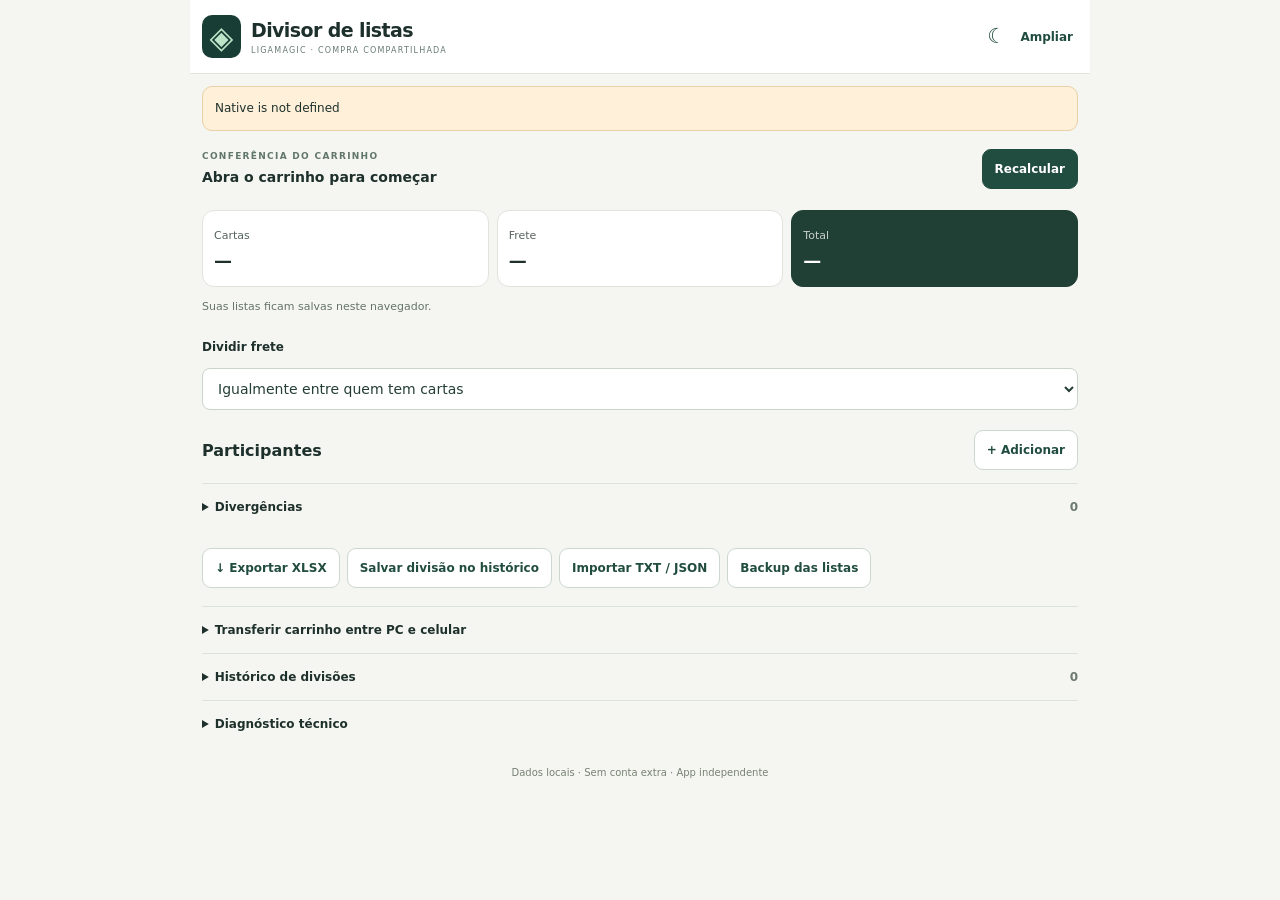
<file: android/assets/panel/panel.html>
<!doctype html>
<html lang="pt-BR"><head><meta charset="utf-8"><meta name="viewport" content="width=device-width,initial-scale=1"><title>Divisor • LigaMagic</title><link rel="stylesheet" href="panel.css"><script src="android.js"></script><script src="theme.js"></script></head>
<body><header><div class="brand"><span class="logo">◈</span><div><h1>Divisor de listas</h1><p>LIGAMAGIC · COMPRA COMPARTILHADA</p></div></div><div class="header-actions"><button id="theme" class="quiet" title="Ativar tema escuro" aria-label="Ativar tema escuro" aria-pressed="false">☾</button><button id="expand" class="quiet" title="Abrir área ampla com cards lado a lado">Ampliar</button><button id="side" class="quiet" title="Abrir no painel lateral">↗ Painel</button></div></header>
<main><div id="message" role="status" aria-live="polite" hidden></div><section id="pending" class="empty" hidden><h2>Remoção pendente</h2><p id="pendingText" class="muted"></p><button id="resume" class="primary">Recarregar e revisar pendência</button></section><section class="connection"><div><span class="eyebrow">CONFERÊNCIA DO CARRINHO</span><p id="status">Abra o carrinho para começar</p><small id="source"></small></div><button id="recalc" class="primary">Recalcular</button></section>
<section class="metrics" aria-label="Resumo"><div><small>Cartas</small><strong id="cards">—</strong></div><div><small>Frete</small><strong id="freight">—</strong></div><div><small>Total</small><strong id="total">—</strong></div></section>
<p id="counts" class="muted">Suas listas ficam salvas neste navegador.</p>
<div class="shipping"><label for="shipping">Dividir frete</label><select id="shipping"><option value="equal">Igualmente entre quem tem cartas</option><option value="value">Proporcional ao valor das cartas</option><option value="quantity">Proporcional à quantidade</option></select></div>
<section><div class="section-title"><h2>Participantes</h2><button id="add">+ Adicionar</button></div><div id="people"></div></section>
<details id="issues"><summary>Divergências <span id="issueCount">0</span></summary><ul id="issueList"></ul></details>
<section class="toolbar"><button id="xlsx">↓ Exportar XLSX</button><button id="snapshot">Salvar divisão no histórico</button><button id="import">Importar TXT / JSON</button><button id="backup">Backup das listas</button><input type="file" id="file" accept=".txt,.json" hidden></section>
<details><summary>Transferir carrinho entre PC e celular</summary><p class="muted">Exporta somente o cookie do carrinho marketplace (carrinhoMP), sem login, senha ou cookies de publicidade. Não transfere listas de participantes. Guarde o arquivo: ele pode dar acesso ao carrinho.</p><div class="toolbar"><button id="cartCookieExport">Exportar carrinho (cookies)</button><button id="cartCookieImport">Importar carrinho (cookies)</button><input type="file" id="cartCookieFile" accept=".json,application/json" hidden></div><p class="muted">Importar substitui a referência do carrinho neste navegador, sem mesclar itens. Exporte o carrinho atual antes, se quiser guardá-lo. A recuperação depende da validade do cookie e das regras da LigaMagic; não faz login nem finaliza compras.</p></details>
<details><summary>Histórico de divisões <span id="historyCount">0</span></summary><p class="muted">Até 50 registros locais. Cada arquivo mantém os valores da data salva.</p><div id="history"></div></details>
<details><summary>Diagnóstico técnico</summary><pre id="diagnostics">Nenhuma leitura realizada.</pre><h3>Última remoção</h3><pre id="journal">Nenhuma.</pre><button id="ack" hidden>Já conferi o carrinho · liberar operações</button></details>
<footer>Dados locais · Sem conta extra · App independente</footer></main>
<dialog id="editor"><form id="personForm"><div class="section-title"><h2 id="editorTitle">Adicionar participante</h2><button type="button" id="closeEditor" aria-label="Fechar">✕</button></div><label for="personName">Nome</label><input id="personName" maxlength="100" required placeholder="Ex.: Denis"><label for="personText">Lista de cartas</label><textarea id="personText" rows="12" required spellcheck="false" placeholder="2 Evolving Wilds [PT]&#10;1 Find // Finality&#10;1 Thopter"></textarea><p class="muted">Uma carta por linha: quantidade + nome completo. Idioma opcional entre colchetes: PT, EN, ES, JA, DE, FR, IT, RU, KO, ZHS ou ZHT. PTEN ou PT/EN aceita o lote Português / Inglês sem exigir um idioma individual. Linhas iniciadas com # são comentários.</p><p id="parseFeedback"></p><div class="toolbar"><button type="submit" class="primary">Salvar lista</button><button type="button" id="deletePerson" class="danger" hidden>Excluir lista salva</button></div></form></dialog>
<dialog id="confirm"><h2 id="confirmTitle">Confirmar remoção</h2><p id="confirmIntro"></p><div id="preview"></div><p class="muted">A lista continuará salva e ficará inativa após a conclusão. Esta confirmação autoriza todos os itens desta prévia; os avisos individuais reconhecidos da LigaMagic serão confirmados automaticamente. Não altere nem recarregue o carrinho durante a operação.</p><div class="toolbar"><button id="cancelRemove">Cancelar</button><button id="doRemove" class="danger">Confirmar remoção</button></div></dialog>
<dialog id="cartCookieConfirm"><h2>Substituir o carrinho deste navegador?</h2><p id="cartCookieDomain"></p><p>O cookie do arquivo será aplicado e a aba será recarregada. Os itens não serão mesclados. Cookies de login e suas listas salvas serão preservados. Confira o carrinho após importar.</p><div class="toolbar"><button id="cartCookieCancel">Cancelar</button><button id="cartCookieApply" class="primary">Importar e recarregar</button></div></dialog>
<script src="cart-transfer.js"></script><script src="core.js"></script><script src="xlsx.js"></script><script src="background.js"></script><script src="panel.js"></script><script src="cart-transfer-ui.js"></script></body></html>
</file>
<file: panel.css>
:root{font-family:Inter,"Segoe UI",system-ui,sans-serif;color:#1e302c;background:#f5f6f2;font-size:14px;color-scheme:light}*{box-sizing:border-box}body{margin:0;min-width:340px;width:100%}@media(min-width:700px){body{max-width:900px;margin:auto}}body.popup{width:460px}header{display:flex;align-items:center;justify-content:space-between;padding:23px 20px;background:#fff;border-bottom:1px solid #e1e5dc}.brand{display:flex;align-items:center;gap:10px}.logo{display:grid;place-items:center;width:39px;height:43px;background:#183d35;color:#bce4c6;font-size:31px;border-radius:10px}h1{font-size:19px;letter-spacing:-.6px;margin:0}header p{font-size:8px;letter-spacing:1.2px;margin:5px 0 0;color:#687c73}main{padding:20px}button,input,textarea,select{font:inherit}button{border:1px solid #ccd7cf;border-radius:9px;background:#fff;color:#214c40;padding:9px 12px;font-size:12px;font-weight:650;cursor:pointer;transition:background .15s}button:hover{background:#eaf0e9}button:disabled{opacity:.5;cursor:wait}.primary{background:#214c40;color:white;border-color:#214c40}.primary:hover{background:#163b31}.quiet{background:transparent;border:0;padding:5px}.danger{color:#9c382b;background:#fff1ed;border-color:#edbcb0}button:focus-visible,input:focus-visible,select:focus-visible,textarea:focus-visible,summary:focus-visible{outline:3px solid #ba8542;outline-offset:2px}.connection{display:flex;justify-content:space-between;align-items:center;gap:12px;margin-bottom:18px}.eyebrow{font-size:9px;font-weight:750;letter-spacing:1.3px;color:#61766b}#status{font-size:14px;font-weight:650;margin:7px 0}#source{font-size:10px;word-break:break-all;color:#68766d}.metrics{display:grid;grid-template-columns:repeat(3,1fr);gap:8px}.metrics div{background:#fff;border:1px solid #e0e5dc;border-radius:12px;padding:15px 11px}.metrics div:last-child{background:#203f35;color:#fff;border-color:#203f35}.metrics small{font-size:11px;opacity:.75}.metrics strong{display:block;margin-top:8px;font-size:20px;font-weight:650;letter-spacing:-.7px}.muted{font-size:11px;line-height:1.65;color:#647369}.shipping{padding:13px 0 20px;display:grid;gap:7px}label{display:block;font-weight:650;font-size:12px;margin-bottom:7px}select,input,textarea{width:100%;border:1px solid #cad4ca;border-radius:8px;padding:11px;background:#fff;color:#253f34}textarea{resize:vertical;font:12px/1.7 ui-monospace,Consolas,monospace}.section-title{display:flex;justify-content:space-between;align-items:center;margin-bottom:13px;gap:10px}h2{font-size:16px;margin:0}h3{font-size:13px}.person{background:#fff;border:1px solid #dce3d8;border-radius:12px;margin:10px 0;padding:15px}.person.inactive{opacity:.65}.person-head{display:flex;justify-content:space-between;gap:10px;align-items:center}.person h3{margin:0;font-size:15px;overflow-wrap:anywhere}.person .amounts{display:grid;grid-template-columns:repeat(3,1fr);gap:8px;margin:15px 0}.amounts small{display:block;font-size:10px;color:#65766a;margin-bottom:5px}.amounts strong{font-size:15px}.person .toolbar{margin-top:12px}.badge{background:#edf2e8;color:#496045;border-radius:99px;font-size:10px;padding:4px 8px;white-space:nowrap}.empty{border:1px dashed #becbbe;border-radius:12px;padding:24px;text-align:center;color:#6d7d71;line-height:1.7}.toolbar{display:flex;flex-wrap:wrap;gap:7px;margin:18px 0}details{border-top:1px solid #dce3d8;padding:16px 0}summary{font-size:12px;font-weight:650;cursor:pointer}summary span{float:right;color:#6e7b70}ul{padding-left:20px;font-size:12px;line-height:1.65}li{margin:8px 0}pre{white-space:pre-wrap;overflow-wrap:anywhere;background:#e9eee5;padding:12px;border-radius:8px;font:10px/1.6 Consolas,monospace;max-height:330px;overflow:auto}footer{font-size:10px;text-align:center;color:#778173;padding:20px 0 4px}#message{padding:12px;background:#fff0d9;border:1px solid #e9d0a6;border-radius:10px;margin-bottom:15px;white-space:pre-wrap;font-size:12px;line-height:1.6}dialog{width:calc(100% - 24px);max-width:560px;border:1px solid #cbd4c5;border-radius:16px;padding:22px;color:#243d32;background:#fafbf7;max-height:94vh;overflow:auto;box-shadow:0 20px 90px #0003}dialog::backdrop{background:#112d2666}dialog label{margin-top:16px}#preview{max-height:300px;overflow:auto}.preview-row{padding:11px 0;border-bottom:1px solid #d8e1d3;font-size:12px;line-height:1.6}.history-row{display:flex;justify-content:space-between;align-items:center;gap:8px;padding:12px 0;border-bottom:1px solid #e0e5db;font-size:12px}.card-details{font-size:11px;line-height:1.65}#parseFeedback{font-size:12px;white-space:pre-wrap;color:#8c442d}
.header-actions{display:flex;align-items:center;gap:4px}#theme{font-size:21px;line-height:1;min-width:30px;min-height:32px}header{gap:8px;flex-wrap:wrap}
:root[data-theme="dark"]{color-scheme:dark;color:#e3eee7;background:#121b18}
[data-theme="dark"] header{background:#19251f;border-color:#33483b}
[data-theme="dark"] header p,[data-theme="dark"] .eyebrow,[data-theme="dark"] #source,[data-theme="dark"] .muted,[data-theme="dark"] .amounts small,[data-theme="dark"] summary span,[data-theme="dark"] footer{color:#a6b9aa}
[data-theme="dark"] button{background:#24372c;color:#d9efdf;border-color:#49624f}
[data-theme="dark"] button:hover{background:#324d3b}
[data-theme="dark"] button.quiet{background:transparent;border:0}
[data-theme="dark"] .primary{background:#8ed0ac;color:#102b20;border-color:#8ed0ac}
[data-theme="dark"] .primary:hover{background:#ade6c6}
[data-theme="dark"] .danger{background:#3a2524;color:#ffb6a9;border-color:#855045}
[data-theme="dark"] input,[data-theme="dark"] textarea,[data-theme="dark"] select{background:#15241b;color:#e3eee7;border-color:#49624f}
[data-theme="dark"] input::placeholder,[data-theme="dark"] textarea::placeholder{color:#90a696}
[data-theme="dark"] .metrics div,[data-theme="dark"] .person{background:#1c2c22;border-color:#384f3d}
[data-theme="dark"] .metrics div:last-child{background:#275541;color:#f3fff6;border-color:#42775b}
[data-theme="dark"] .badge{background:#354b34;color:#d6eacd}
[data-theme="dark"] .empty{color:#afc2b2;border-color:#56705a}
[data-theme="dark"] details,[data-theme="dark"] .history-row,[data-theme="dark"] .preview-row{border-color:#384f3d}
[data-theme="dark"] pre{background:#0e1812;color:#c3d7c8}
[data-theme="dark"] #message{background:#3a3020;color:#ffe0a6;border-color:#816438}
[data-theme="dark"] dialog{background:#19271e;color:#e3eee7;border-color:#49624f}
[data-theme="dark"] dialog::backdrop{background:#030a07b3}
[data-theme="dark"] #parseFeedback{color:#ffc29e}
#people{display:grid;grid-template-columns:repeat(auto-fit,minmax(min(100%,290px),1fr));gap:12px;align-items:start}
#people .person{margin:0;min-width:0;height:100%}
.people-group{grid-column:1/-1;font-size:11px;text-transform:uppercase;letter-spacing:1px;color:#647369;margin:8px 0 0}
.person-head h3{flex:1;min-width:0}.person-head{gap:8px}
.drag-handle{cursor:grab;touch-action:none;padding:2px 4px;min-width:24px;font-size:23px;line-height:1;border-color:transparent;background:transparent;color:#6a8070}
.drag-handle:active{cursor:grabbing}.person.dragging{opacity:.45}.person.drop-target{outline:2px dashed #63a882;outline-offset:2px}
[data-theme="dark"] .people-group{color:#a6b9aa}[data-theme="dark"] .drag-handle{background:transparent;border-color:transparent;color:#b9cdbd}

#sharePreview{width:min(860px,94vw)}#shareImage{display:block;width:100%;height:auto;border-radius:10px}#sharePage{align-self:center}#freightPreview{white-space:pre-line}

#freightSimulator{width:min(850px,94vw)}#simulationRows{overflow-x:auto;margin:16px 0}#simulationRows table{width:100%;border-collapse:collapse}#simulationRows th,#simulationRows td{text-align:left;padding:10px 8px;border-bottom:1px solid var(--border,#899c8d)}#simulationRows caption{text-align:left;margin-bottom:12px}#simulationSummary{white-space:pre-line}

/* Busca de cartas por loja */
#storeSearch{margin:14px 0;padding:12px;border:1px solid var(--border,#ddd);border-radius:10px}#storeSearch>label{display:block;font-weight:600;margin:8px 0}#storeList{width:100%;box-sizing:border-box;resize:vertical;font:inherit;padding:9px;border:1px solid var(--border,#ccc);border-radius:8px;background:var(--input-bg,Canvas);color:CanvasText}.store-results{display:grid;gap:6px;margin-top:10px}.store-result{display:grid;grid-template-columns:1fr auto;gap:8px;padding:9px;border:1px solid var(--border,#ddd);border-radius:8px}.store-result a{overflow-wrap:anywhere}.store-result small{display:block;color:var(--muted,#666)}.store-status-found{color:#167443}.store-status-missing{color:#a65b00}

#storeSearch label.check-row{display:flex;align-items:center;gap:9px;margin:12px 0;font-weight:650}#storeSearch label.check-row input{width:auto;flex:0 0 auto;margin:0}


/* Polimento visual e acessibilidade — release de código aberto */
:root{accent-color:#27634e;scrollbar-color:#b9c8ba transparent}body{line-height:1.5}header{position:sticky;top:0;z-index:5;box-shadow:0 4px 16px #142c1708}h1{font-weight:760}h2{letter-spacing:-.25px}details[open]>summary{margin-bottom:12px}summary{padding:3px 0;line-height:1.5}summary:hover{color:#27634e}button{min-height:34px}button:active{transform:translateY(1px)}.primary{box-shadow:0 2px 4px #173c2b12}.connection{padding:13px;background:#eaf0e7;border:1px solid #d8e3d5;border-radius:12px}.eyebrow{letter-spacing:1px}.store-results{overflow-wrap:anywhere}footer{line-height:1.9;border-top:1px solid #dce3d8;margin-top:18px}footer a{color:#28634e;font-weight:700;text-underline-offset:3px}footer a:hover{text-decoration-thickness:2px}button:focus-visible,a:focus-visible{outline:3px solid #ba8542;outline-offset:3px}input,select,textarea{transition:border-color .15s,box-shadow .15s}input:focus,select:focus,textarea:focus{border-color:#558d6c;box-shadow:0 0 0 3px #558d6c20;outline:none}@media(max-width:420px){header{padding:16px 14px}main{padding:14px}.logo{width:34px;height:38px;font-size:26px}.header-actions{margin-left:auto}.header-actions button{font-size:11px}}
[data-theme="dark"] .connection{background:#202f26;border-color:#344a39}[data-theme="dark"] footer{border-color:#384f3d}[data-theme="dark"] footer a{color:#9cdbb3}

.help-dialog{max-width:650px}.help-dialog article{padding:12px 0;border-bottom:1px solid #dce3d8;scroll-margin-top:10px}.help-dialog article p,.help-dialog article li{font-size:12px;line-height:1.75}.help-dialog article h3{margin:4px 0 8px}.help-nav{display:flex;gap:7px;flex-wrap:wrap;margin:14px 0}.help-nav a{font-size:11px;color:#214c40;background:#eaf0e9;padding:7px 9px;border-radius:8px;text-decoration:none}.tour-dialog{max-width:440px}.tour-progress{height:5px;background:#e0e8df;border-radius:8px;overflow:hidden;margin:20px 0}.tour-progress span{display:block;height:100%;width:16.66%;background:#39845d;transition:width .2s}.tour-dialog p{font-size:13px;line-height:1.8;min-height:70px}.tour-dialog .toolbar{justify-content:space-between}[data-theme="dark"] .help-dialog article{border-color:#384f3d}[data-theme="dark"] .help-nav a{background:#354b34;color:#d6eacd}[data-theme="dark"] .tour-progress{background:#384f3d}
</file>
<file: android/assets/panel/panel.css>
:root{font-family:Inter,"Segoe UI",system-ui,sans-serif;color:#1e302c;background:#f5f6f2;font-size:14px;color-scheme:light}*{box-sizing:border-box}body{margin:0;min-width:340px;width:100%}@media(min-width:700px){body{max-width:900px;margin:auto}}body.popup{width:460px}header{display:flex;align-items:center;justify-content:space-between;padding:23px 20px;background:#fff;border-bottom:1px solid #e1e5dc}.brand{display:flex;align-items:center;gap:10px}.logo{display:grid;place-items:center;width:39px;height:43px;background:#183d35;color:#bce4c6;font-size:31px;border-radius:10px}h1{font-size:19px;letter-spacing:-.6px;margin:0}header p{font-size:8px;letter-spacing:1.2px;margin:5px 0 0;color:#687c73}main{padding:20px}button,input,textarea,select{font:inherit}button{border:1px solid #ccd7cf;border-radius:9px;background:#fff;color:#214c40;padding:9px 12px;font-size:12px;font-weight:650;cursor:pointer;transition:background .15s}button:hover{background:#eaf0e9}button:disabled{opacity:.5;cursor:wait}.primary{background:#214c40;color:white;border-color:#214c40}.primary:hover{background:#163b31}.quiet{background:transparent;border:0;padding:5px}.danger{color:#9c382b;background:#fff1ed;border-color:#edbcb0}button:focus-visible,input:focus-visible,select:focus-visible,textarea:focus-visible,summary:focus-visible{outline:3px solid #ba8542;outline-offset:2px}.connection{display:flex;justify-content:space-between;align-items:center;gap:12px;margin-bottom:18px}.eyebrow{font-size:9px;font-weight:750;letter-spacing:1.3px;color:#61766b}#status{font-size:14px;font-weight:650;margin:7px 0}#source{font-size:10px;word-break:break-all;color:#68766d}.metrics{display:grid;grid-template-columns:repeat(3,1fr);gap:8px}.metrics div{background:#fff;border:1px solid #e0e5dc;border-radius:12px;padding:15px 11px}.metrics div:last-child{background:#203f35;color:#fff;border-color:#203f35}.metrics small{font-size:11px;opacity:.75}.metrics strong{display:block;margin-top:8px;font-size:20px;font-weight:650;letter-spacing:-.7px}.muted{font-size:11px;line-height:1.65;color:#647369}.shipping{padding:13px 0 20px;display:grid;gap:7px}label{display:block;font-weight:650;font-size:12px;margin-bottom:7px}select,input,textarea{width:100%;border:1px solid #cad4ca;border-radius:8px;padding:11px;background:#fff;color:#253f34}textarea{resize:vertical;font:12px/1.7 ui-monospace,Consolas,monospace}.section-title{display:flex;justify-content:space-between;align-items:center;margin-bottom:13px;gap:10px}h2{font-size:16px;margin:0}h3{font-size:13px}.person{background:#fff;border:1px solid #dce3d8;border-radius:12px;margin:10px 0;padding:15px}.person.inactive{opacity:.65}.person-head{display:flex;justify-content:space-between;gap:10px;align-items:center}.person h3{margin:0;font-size:15px;overflow-wrap:anywhere}.person .amounts{display:grid;grid-template-columns:repeat(3,1fr);gap:8px;margin:15px 0}.amounts small{display:block;font-size:10px;color:#65766a;margin-bottom:5px}.amounts strong{font-size:15px}.person .toolbar{margin-top:12px}.badge{background:#edf2e8;color:#496045;border-radius:99px;font-size:10px;padding:4px 8px;white-space:nowrap}.empty{border:1px dashed #becbbe;border-radius:12px;padding:24px;text-align:center;color:#6d7d71;line-height:1.7}.toolbar{display:flex;flex-wrap:wrap;gap:7px;margin:18px 0}details{border-top:1px solid #dce3d8;padding:16px 0}summary{font-size:12px;font-weight:650;cursor:pointer}summary span{float:right;color:#6e7b70}ul{padding-left:20px;font-size:12px;line-height:1.65}li{margin:8px 0}pre{white-space:pre-wrap;overflow-wrap:anywhere;background:#e9eee5;padding:12px;border-radius:8px;font:10px/1.6 Consolas,monospace;max-height:330px;overflow:auto}footer{font-size:10px;text-align:center;color:#778173;padding:20px 0 4px}#message{padding:12px;background:#fff0d9;border:1px solid #e9d0a6;border-radius:10px;margin-bottom:15px;white-space:pre-wrap;font-size:12px;line-height:1.6}dialog{width:calc(100% - 24px);max-width:560px;border:1px solid #cbd4c5;border-radius:16px;padding:22px;color:#243d32;background:#fafbf7;max-height:94vh;overflow:auto;box-shadow:0 20px 90px #0003}dialog::backdrop{background:#112d2666}dialog label{margin-top:16px}#preview{max-height:300px;overflow:auto}.preview-row{padding:11px 0;border-bottom:1px solid #d8e1d3;font-size:12px;line-height:1.6}.history-row{display:flex;justify-content:space-between;align-items:center;gap:8px;padding:12px 0;border-bottom:1px solid #e0e5db;font-size:12px}.card-details{font-size:11px;line-height:1.65}#parseFeedback{font-size:12px;white-space:pre-wrap;color:#8c442d}
.header-actions{display:flex;align-items:center;gap:4px}#theme{font-size:21px;line-height:1;min-width:30px;min-height:32px}header{gap:8px;flex-wrap:wrap}
:root[data-theme="dark"]{color-scheme:dark;color:#e3eee7;background:#121b18}
[data-theme="dark"] header{background:#19251f;border-color:#33483b}
[data-theme="dark"] header p,[data-theme="dark"] .eyebrow,[data-theme="dark"] #source,[data-theme="dark"] .muted,[data-theme="dark"] .amounts small,[data-theme="dark"] summary span,[data-theme="dark"] footer{color:#a6b9aa}
[data-theme="dark"] button{background:#24372c;color:#d9efdf;border-color:#49624f}
[data-theme="dark"] button:hover{background:#324d3b}
[data-theme="dark"] button.quiet{background:transparent;border:0}
[data-theme="dark"] .primary{background:#8ed0ac;color:#102b20;border-color:#8ed0ac}
[data-theme="dark"] .primary:hover{background:#ade6c6}
[data-theme="dark"] .danger{background:#3a2524;color:#ffb6a9;border-color:#855045}
[data-theme="dark"] input,[data-theme="dark"] textarea,[data-theme="dark"] select{background:#15241b;color:#e3eee7;border-color:#49624f}
[data-theme="dark"] input::placeholder,[data-theme="dark"] textarea::placeholder{color:#90a696}
[data-theme="dark"] .metrics div,[data-theme="dark"] .person{background:#1c2c22;border-color:#384f3d}
[data-theme="dark"] .metrics div:last-child{background:#275541;color:#f3fff6;border-color:#42775b}
[data-theme="dark"] .badge{background:#354b34;color:#d6eacd}
[data-theme="dark"] .empty{color:#afc2b2;border-color:#56705a}
[data-theme="dark"] details,[data-theme="dark"] .history-row,[data-theme="dark"] .preview-row{border-color:#384f3d}
[data-theme="dark"] pre{background:#0e1812;color:#c3d7c8}
[data-theme="dark"] #message{background:#3a3020;color:#ffe0a6;border-color:#816438}
[data-theme="dark"] dialog{background:#19271e;color:#e3eee7;border-color:#49624f}
[data-theme="dark"] dialog::backdrop{background:#030a07b3}
[data-theme="dark"] #parseFeedback{color:#ffc29e}
#people{display:grid;grid-template-columns:repeat(auto-fit,minmax(min(100%,290px),1fr));gap:12px;align-items:start}
#people .person{margin:0;min-width:0;height:100%}
.people-group{grid-column:1/-1;font-size:11px;text-transform:uppercase;letter-spacing:1px;color:#647369;margin:8px 0 0}
.person-head h3{flex:1;min-width:0}.person-head{gap:8px}
.drag-handle{cursor:grab;touch-action:none;padding:2px 4px;min-width:24px;font-size:23px;line-height:1;border-color:transparent;background:transparent;color:#6a8070}
.drag-handle:active{cursor:grabbing}.person.dragging{opacity:.45}.person.drop-target{outline:2px dashed #63a882;outline-offset:2px}
[data-theme="dark"] .people-group{color:#a6b9aa}[data-theme="dark"] .drag-handle{background:transparent;border-color:transparent;color:#b9cdbd}

body{min-width:0!important;width:100%!important}header{padding:15px 12px}main{padding:12px}.header-actions #side{display:none}button{min-height:40px}.metrics strong{font-size:18px}
</file>
